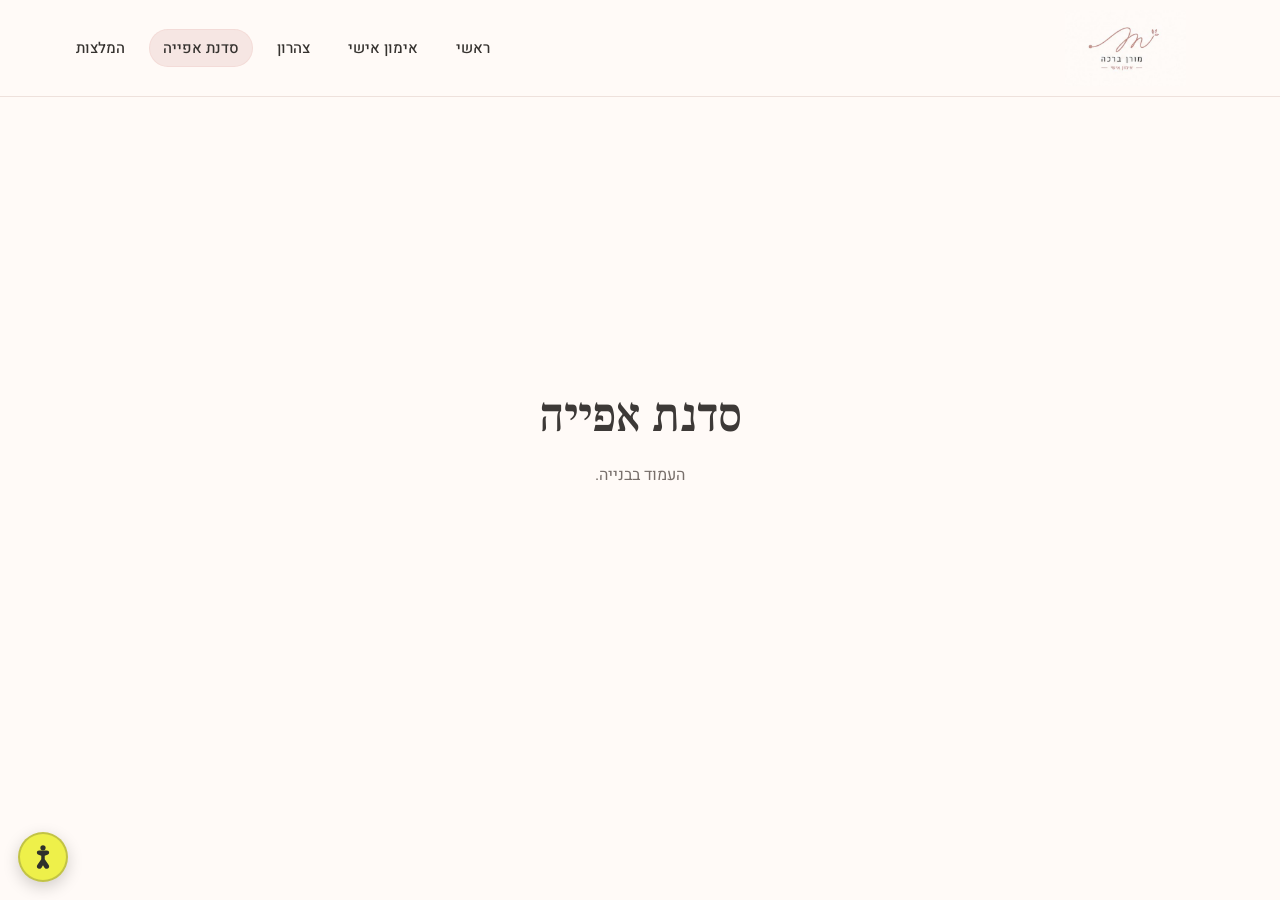
<file: baking.html>
<!doctype html><html lang="he" dir="rtl"><head><meta charset="utf-8"><meta name="viewport" content="width=device-width,initial-scale=1"><title>סדנת אפייה | מורן ברכה</title><link rel="stylesheet" href="assets/site-nav.css"><script src="assets/accessibility.js" defer></script><style>@import url('https://fonts.googleapis.com/css2?family=Frank+Ruhl+Libre:wght@400;500;600&family=Heebo:wght@300;400;500;600;700&display=swap');*{box-sizing:border-box}body{margin:0;background:#fffaf7;color:#3d3937;font-family:'Heebo',Arial,sans-serif}.wrap{max-width:1000px;margin:auto;padding:32px}.empty{min-height:70vh;display:grid;place-items:center;text-align:center}.empty h1{font-family:'Frank Ruhl Libre',serif;font-size:48px;font-weight:500;margin:0 0 10px}.empty p{color:#786f6b}</style></head><body><nav class="moran-site-nav" aria-label="ניווט ראשי"><div class="moran-nav-inner"><a class="moran-brand" href="index.html" aria-label="מורן ברכה - דף הבית"><img src="assets/moran-logo.svg" alt="מורן ברכה"></a><div class="moran-links"><a href="training.html">אימון אישי</a><a href="tzaharon.html">צהרון</a><a class="active" aria-current="page" href="baking.html">סדנת אפייה</a><a href="recommendations.html">המלצות</a></div></div></nav><div class="wrap"><main class="empty"><div><h1>סדנת אפייה</h1><p>העמוד בבנייה.</p></div></main></div></body></html>
</file>
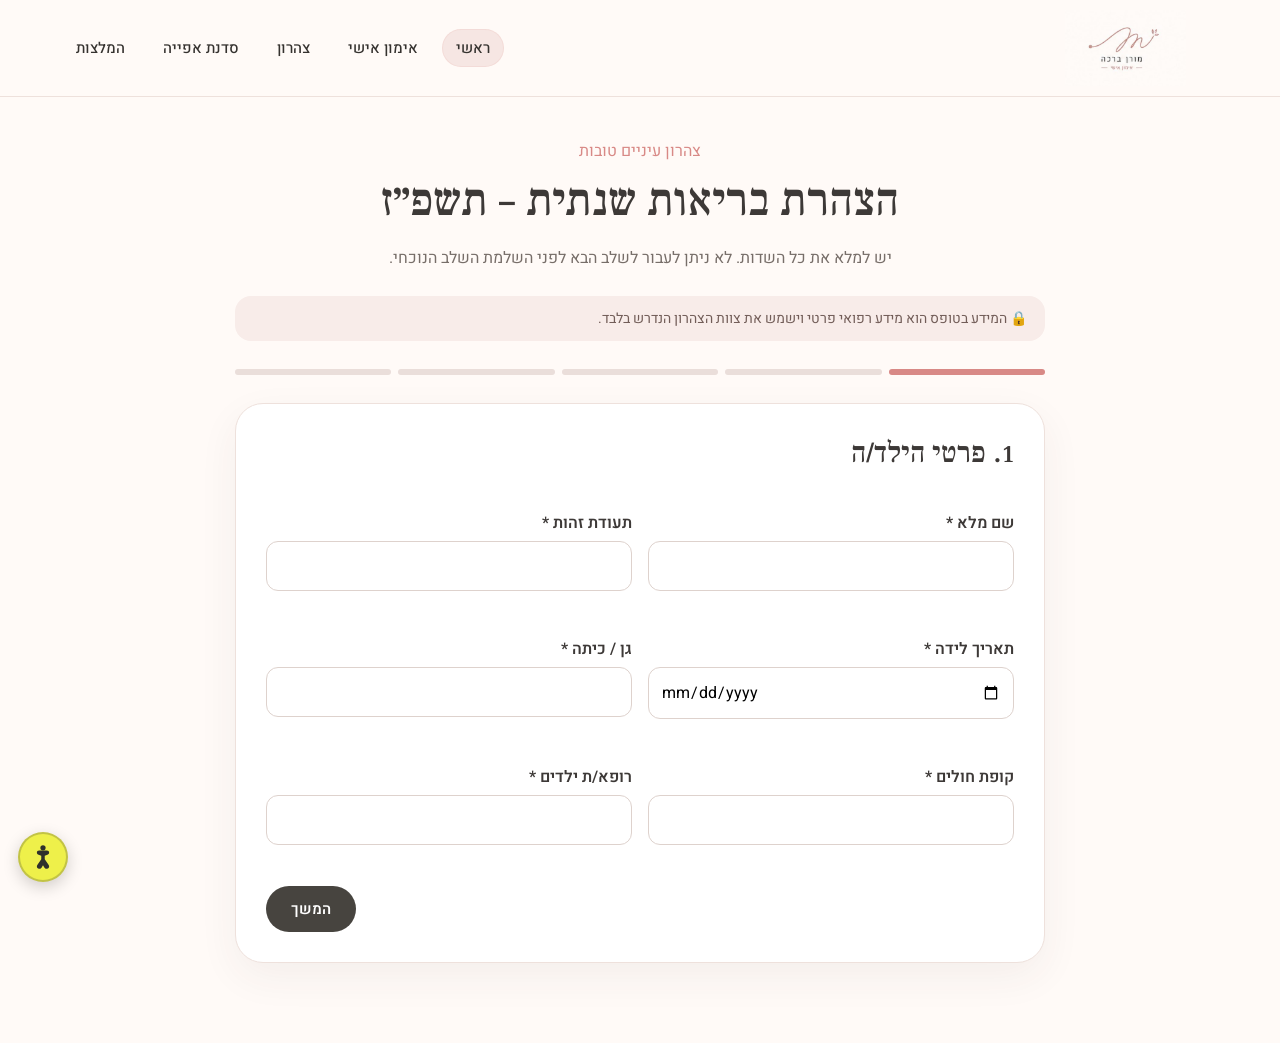
<file: health-declaration.html>
<!doctype html><html lang="he" dir="rtl"><head><meta charset="utf-8"><meta name="viewport" content="width=device-width,initial-scale=1"><title>הצהרת בריאות תשפ״ז | צהרון עיניים טובות</title><link rel="stylesheet" href="assets/site-nav.css"><script src="assets/accessibility.js" defer></script><style>@import url('https://fonts.googleapis.com/css2?family=Frank+Ruhl+Libre:wght@400;500;600&family=Heebo:wght@300;400;500;600;700&display=swap');*{box-sizing:border-box}body{margin:0;background:#fffaf7;color:#3d3937;font-family:Heebo,Arial,sans-serif}.wrap{max-width:850px;margin:auto;padding:42px 20px 80px}.hero{text-align:center;margin-bottom:26px}.hero h1{font:500 46px 'Frank Ruhl Libre',serif;margin:8px}.hero p{color:#776e69}.privacy{background:#f8ece9;border-radius:16px;padding:12px 18px;color:#725d58;font-size:14px}.progress{display:flex;gap:7px;margin:28px 0}.progress i{height:6px;flex:1;background:#eadeda;border-radius:9px}.progress i.on{background:#d88986}.card{background:#fff;border:1px solid #eee1dc;border-radius:28px;padding:30px;box-shadow:0 14px 40px rgba(70,55,45,.06)}.step{display:none}.step.active{display:block}.step h2{font:500 29px 'Frank Ruhl Libre',serif;margin-top:0}.grid{display:grid;grid-template-columns:1fr 1fr;gap:16px}.field{margin:15px 0}.field label{display:block;font-weight:600;margin-bottom:6px}input,textarea,select{width:100%;border:1px solid #ded2cd;border-radius:12px;padding:12px;font:inherit;background:#fff}textarea{min-height:80px}.q{padding:17px 0;border-bottom:1px solid #f0e5e1}.q strong{display:block;margin-bottom:9px}.radio{display:flex;gap:22px}.radio input{width:auto}.radio label{font-weight:400}.details{display:none;margin-top:10px}.q.yes .details{display:block}.actions{display:flex;justify-content:space-between;gap:12px;margin-top:26px}.btn{border:0;border-radius:999px;padding:12px 25px;font:600 15px Heebo;cursor:pointer}.next,.submit{background:#47443f;color:#fff}.prev{background:#f6e6e3;color:#4b4340}.signature-wrap{position:relative}.signature{display:block;border:2px dashed #d8c6c0;border-radius:16px;background:#fffdfb;width:100%;height:190px;touch-action:none;cursor:crosshair}.sig-hint{position:absolute;inset:0;display:grid;place-items:center;color:#ad9d97;pointer-events:none}.signature-wrap.signed .sig-hint{display:none}.declaration{background:#fffaf7;border:1px solid #eee1dc;border-radius:16px;padding:18px;max-height:260px;overflow:auto;font-size:14px;line-height:1.8}.check{display:flex;gap:9px;align-items:flex-start;margin:18px 0}.check input{width:auto;margin-top:6px}.upload{padding:16px;border:1px dashed #d8c6c0;border-radius:14px;background:#fffaf8}.small{font-size:13px;color:#857a75}.error{display:none;background:#fff0ee;color:#9b4741;padding:10px 14px;border-radius:12px;margin:12px 0}.error.show{display:block}@media(max-width:650px){.grid{grid-template-columns:1fr}.card{padding:20px}.hero h1{font-size:36px}}</style></head><body><nav class="moran-site-nav"><div class="moran-nav-inner"><a class="moran-brand" href="index.html"><img src="assets/moran-logo.svg" alt="מורן ברכה"></a><div class="moran-links"><a href="index.html">ראשי</a><a href="training.html">אימון אישי</a><a href="tzaharon.html">צהרון</a><a href="baking.html">סדנת אפייה</a><a href="recommendations.html">המלצות</a></div></div></nav><main class="wrap"><header class="hero"><div style="color:#d88986">צהרון עיניים טובות</div><h1>הצהרת בריאות שנתית – תשפ״ז</h1><p>יש למלא את כל השדות. לא ניתן לעבור לשלב הבא לפני השלמת השלב הנוכחי.</p></header><div class="privacy">🔒 המידע בטופס הוא מידע רפואי פרטי וישמש את צוות הצהרון הנדרש בלבד.</div><div class="progress" id="progress"><i class="on"></i><i></i><i></i><i></i><i></i></div><form name="health-declaration" method="POST" data-netlify="true" enctype="multipart/form-data" class="card" id="form"><input type="hidden" name="form-name" value="health-declaration"><input type="hidden" name="school_year" value="תשפ״ז"><div class="error" id="error">יש למלא את כל שדות החובה לפני המעבר לשלב הבא.</div><section class="step active"><h2>1. פרטי הילד/ה</h2><div class="grid"><div class="field"><label>שם מלא *</label><input name="child_name" required></div><div class="field"><label>תעודת זהות *</label><input name="child_id" required></div><div class="field"><label>תאריך לידה *</label><input type="date" name="birth_date" required></div><div class="field"><label>גן / כיתה *</label><input name="class" required></div><div class="field"><label>קופת חולים *</label><input name="health_fund" required></div><div class="field"><label>רופא/ת ילדים *</label><input name="doctor" required></div></div><div class="actions"><span></span><button type="button" class="btn next">המשך</button></div></section><section class="step"><h2>2. מצב בריאותי</h2><div class="q"><strong>האם קיימת בעיה רפואית כרונית או מצב המחייב היערכות מיוחדת? *</strong><div class="radio"><label><input type="radio" name="chronic" value="לא" required> לא</label><label><input type="radio" name="chronic" value="כן"> כן</label></div><textarea class="details" name="chronic_details" placeholder="פירוט מלא *"></textarea></div><div class="q"><strong>האם קיימת מגבלה להשתתפות בפעילות הצהרון, פעילות גופנית, יציאה לחצר או טיול? *</strong><div class="radio"><label><input type="radio" name="activity_limit" value="לא" required> לא</label><label><input type="radio" name="activity_limit" value="כן"> כן</label></div><textarea class="details" name="activity_details" placeholder="פירוט מלא *"></textarea></div><div class="q"><strong>האם הילד/ה נוטל/ת תרופות באופן קבוע? *</strong><div class="radio"><label><input type="radio" name="medication" value="לא" required> לא</label><label><input type="radio" name="medication" value="כן"> כן</label></div><textarea class="details" name="medication_details" placeholder="פירוט מלא *"></textarea></div><div class="q"><strong>האם היו בעבר פרכוסים, אובדן הכרה, התקף אסתמה חמור או מצב חירום רפואי אחר? *</strong><div class="radio"><label><input type="radio" name="emergency_history" value="לא" required> לא</label><label><input type="radio" name="emergency_history" value="כן"> כן</label></div><textarea class="details" name="emergency_details" placeholder="פירוט מלא *"></textarea></div><div class="actions"><button type="button" class="btn prev">הקודם</button><button type="button" class="btn next">המשך</button></div></section><section class="step"><h2>3. אלרגיות, תזונה וציוד חירום</h2><div class="q"><strong>האם קיימת אלרגיה או רגישות למזון? *</strong><div class="radio"><label><input type="radio" name="food_allergy" value="לא" required> לא</label><label><input type="radio" name="food_allergy" value="כן"> כן</label></div><textarea class="details" name="food_allergy_details" placeholder="ציינו אלרגן וחומרת התגובה *"></textarea></div><div class="q"><strong>האם קיימת רגישות לתרופות, עקיצות, לטקס או חומר אחר? *</strong><div class="radio"><label><input type="radio" name="other_allergy" value="לא" required> לא</label><label><input type="radio" name="other_allergy" value="כן"> כן</label></div><textarea class="details" name="other_allergy_details" placeholder="פירוט מלא *"></textarea></div><div class="q"><strong>האם קיימת אלרגיה העלולה לגרום לתגובה מסכנת חיים (אנפילקסיס)? *</strong><div class="radio"><label><input type="radio" name="anaphylaxis" value="לא" required> לא</label><label><input type="radio" name="anaphylaxis" value="כן"> כן</label></div><div class="details"><textarea name="anaphylaxis_details" placeholder="פירוט מלא *"></textarea><div class="field"><label>ציוד חירום *</label><select name="emergency_equipment"><option value="">בחירה</option><option>אין</option><option>מזרק אפינפרין</option><option>משאף</option><option>אחר</option></select></div><div class="grid"><div class="field"><label>מיקום הציוד בצהרון *</label><input name="equipment_location"></div><div class="field"><label>תוקף הציוד / התרופה *</label><input name="equipment_expiry"></div></div></div></div><div class="q"><strong>האם קיימת מגבלה תזונתית רפואית, לרבות צליאק, סוכרת או צורך בתפריט מותאם? *</strong><div class="radio"><label><input type="radio" name="dietary_limit" value="לא" required> לא</label><label><input type="radio" name="dietary_limit" value="כן"> כן</label></div><textarea class="details" name="dietary_details" placeholder="פירוט מלא *"></textarea></div><div class="q"><strong>האם קיימת מגבלת ראייה, שמיעה, ניידות או צורך תפקודי אחר? *</strong><div class="radio"><label><input type="radio" name="functional_limit" value="לא" required> לא</label><label><input type="radio" name="functional_limit" value="כן"> כן</label></div><textarea class="details" name="functional_details" placeholder="פירוט מלא *"></textarea></div><div class="q"><strong>האם יש מידע בריאותי נוסף שחשוב לצוות לדעת? *</strong><div class="radio"><label><input type="radio" name="other_health" value="לא" required> לא</label><label><input type="radio" name="other_health" value="כן"> כן</label></div><textarea class="details" name="other_health_details" placeholder="פירוט מלא *"></textarea></div><div class="actions"><button type="button" class="btn prev">הקודם</button><button type="button" class="btn next">המשך</button></div></section><section class="step"><h2>4. אנשי קשר ומסמכים</h2><div class="grid"><div class="field"><label>הורה / אפוטרופוס 1 *</label><input name="parent1_name" required></div><div class="field"><label>טלפון *</label><input type="tel" name="parent1_phone" required></div><div class="field"><label>הורה / אפוטרופוס 2 *</label><input name="parent2_name" required></div><div class="field"><label>טלפון *</label><input type="tel" name="parent2_phone" required></div><div class="field"><label>איש קשר נוסף *</label><input name="extra_contact" required></div><div class="field"><label>טלפון *</label><input type="tel" name="extra_phone" required></div></div><div class="field"><label>אימייל לקבלת אישור *</label><input type="email" name="parent_email" required></div><div class="upload"><label><strong>צירוף מסמך רפואי / תוכנית פעולה / אישור תזונתי *</strong></label><input type="file" name="medical_document" accept=".pdf,.jpg,.jpeg,.png" required><div class="small">יש לצרף מסמך מתאים. ניתן לשנות בהמשך אם נרצה שהעלאת מסמך תהיה מותנית רק במצב רפואי רלוונטי.</div></div><div class="actions"><button type="button" class="btn prev">הקודם</button><button type="button" class="btn next">המשך</button></div></section><section class="step"><h2>5. הצהרה וחתימה</h2><div class="declaration">אני מצהיר/ה כי הפרטים שמסרתי נכונים, מלאים ועדכניים, וכי הצהרון רשאי להסתמך עליהם לצורך היערכות ושמירה על שלום הילד/ה. אני מתחייב/ת למסור מראש מסמכים רפואיים עדכניים, הנחיות טיפול וציוד חירום תקף ככל שנדרשים, ולעדכן ללא דיחוי על כל שינוי במצב הבריאות, באלרגיות, בטיפול התרופתי, בהנחיות הרופא או בפרטי הקשר. ידוע לי כי במקרה של מצב רפואי מורכב או מסכן חיים, השתתפות הילד/ה עשויה להיות מותנית בתיאום מוקדם, במסירת המסמכים והציוד הנדרשים ובהשלמת היערכות מתאימה; עד להשלמתם רשאי הצהרון שלא לאפשר השתתפות, מטעמי בטיחות. אני מתחייב/ת שלא לשלוח לצהרון ילד/ה החולה או שאינו/ה חש/ה בטוב, ולהגיע לאסוף אותו/ה בהקדם עם קבלת דרישה מהצוות. במקרה חירום אני מאשר/ת לצוות להזעיק את מד״א או גורם רפואי אחר, למסור להם מידע רלוונטי ולפעול בהתאם להנחיותיהם, לרבות פינוי לקבלת טיפול רפואי אם יידרש. כל הוצאה הכרוכה במתן טיפול רפואי או בפינוי הילד/ה, אשר אינה מכוסה על ידי קופת החולים או הביטוח החל על ילדי הצהרון, תחול על ההורים. ככל שהצהרון נשא בהוצאה כאמור, מתחייבים ההורים להשיב לו את הסכום ששולם, כנגד הצגת אסמכתה לתשלום. ידוע לי שטופס זה אינו מהווה אישור למתן תרופה בשגרה; תרופה או טיפול יינתנו רק בהתאם למסמך רפואי, אישור הורים נפרד, הדרכה מתאימה ונהלי הצהרון. אני מסכים/ה שמידע רפואי רלוונטי יימסר רק לאנשי הצוות הנדרשים ולגורמי רפואה או חירום, במידה הנחוצה לשמירה על הילד/ה. אין באמור כדי לגרוע מאחריות הצהרון או ההורים על פי דין.</div><div class="grid"><div class="field"><label>שם ההורה / האפוטרופוס *</label><input name="signer_name" required></div><div class="field"><label>תעודת זהות *</label><input name="signer_id" required></div></div><div class="field"><label>חתימה בכתב יד *</label><div class="signature-wrap" id="sigWrap"><canvas id="sig" class="signature"></canvas><div class="sig-hint">חתמו כאן עם האצבע או העכבר</div></div><button type="button" id="clear" class="btn prev" style="margin-top:8px">נקה חתימה</button><input type="hidden" name="signature" id="signature"></div><label class="check"><input type="checkbox" name="confirmation" required><span>קראתי את ההצהרה, הפרטים שמסרתי נכונים ואני מאשר/ת את תוכנה ואת שליחת המידע לצהרון. *</span></label><input type="hidden" name="signed_at" id="signedAt"><div class="actions"><button type="button" class="btn prev">הקודם</button><button type="submit" class="btn submit">חתימה ושליחת ההצהרה</button></div></section></form></main><script>const steps=[...document.querySelectorAll('.step')],bars=[...document.querySelectorAll('#progress i')],err=document.getElementById('error');let n=0;const c=document.getElementById('sig'),ctx=c.getContext('2d'),wrap=document.getElementById('sigWrap');let drawing=false,hasSig=false;function sizeCanvas(){const r=c.getBoundingClientRect();if(!r.width)return;const ratio=window.devicePixelRatio||1;c.width=Math.round(r.width*ratio);c.height=Math.round(r.height*ratio);ctx.setTransform(ratio,0,0,ratio,0,0);ctx.lineWidth=2.2;ctx.lineCap='round';ctx.lineJoin='round';ctx.strokeStyle='#3d3937'}function show(x){n=x;steps.forEach((s,i)=>s.classList.toggle('active',i===n));bars.forEach((b,i)=>b.classList.toggle('on',i<=n));err.classList.remove('show');if(n===4)requestAnimationFrame(sizeCanvas);window.scrollTo({top:100,behavior:'smooth'})}function syncConditional(){document.querySelectorAll('.q').forEach(q=>{const yes=q.querySelector('input[type=radio][value="כן"]');const checked=yes&&yes.checked;q.classList.toggle('yes',checked);q.querySelectorAll('.details textarea,.details input,.details select').forEach(el=>el.required=checked)})}document.querySelectorAll('input[type=radio]').forEach(r=>r.addEventListener('change',syncConditional));function validateStep(){syncConditional();const fields=[...steps[n].querySelectorAll('input,textarea,select')].filter(x=>x.type!=='hidden');for(const f of fields){if(!f.checkValidity()){err.classList.add('show');f.reportValidity();f.focus();return false}}err.classList.remove('show');return true}document.querySelectorAll('.next').forEach(b=>b.onclick=()=>{if(validateStep())show(Math.min(4,n+1))});document.querySelectorAll('.prev').forEach(b=>{if(b.id!=='clear')b.onclick=()=>show(Math.max(0,n-1))});function point(e){const r=c.getBoundingClientRect();return[e.clientX-r.left,e.clientY-r.top]}c.addEventListener('pointerdown',e=>{e.preventDefault();drawing=true;hasSig=true;wrap.classList.add('signed');c.setPointerCapture(e.pointerId);ctx.beginPath();ctx.moveTo(...point(e))});c.addEventListener('pointermove',e=>{if(!drawing)return;e.preventDefault();ctx.lineTo(...point(e));ctx.stroke()});c.addEventListener('pointerup',e=>{drawing=false;if(c.hasPointerCapture(e.pointerId))c.releasePointerCapture(e.pointerId)});c.addEventListener('pointercancel',()=>drawing=false);document.getElementById('clear').onclick=()=>{ctx.clearRect(0,0,c.width,c.height);hasSig=false;wrap.classList.remove('signed')};window.addEventListener('resize',()=>{if(n===4)sizeCanvas()});document.getElementById('form').addEventListener('submit',function(e){if(!validateStep()){e.preventDefault();return}if(!hasSig){e.preventDefault();err.textContent='יש לחתום בכתב יד לפני שליחת ההצהרה.';err.classList.add('show');return}document.getElementById('signature').value=c.toDataURL('image/png');document.getElementById('signedAt').value=new Date().toLocaleString('he-IL')});syncConditional();</script></body></html>
</file>
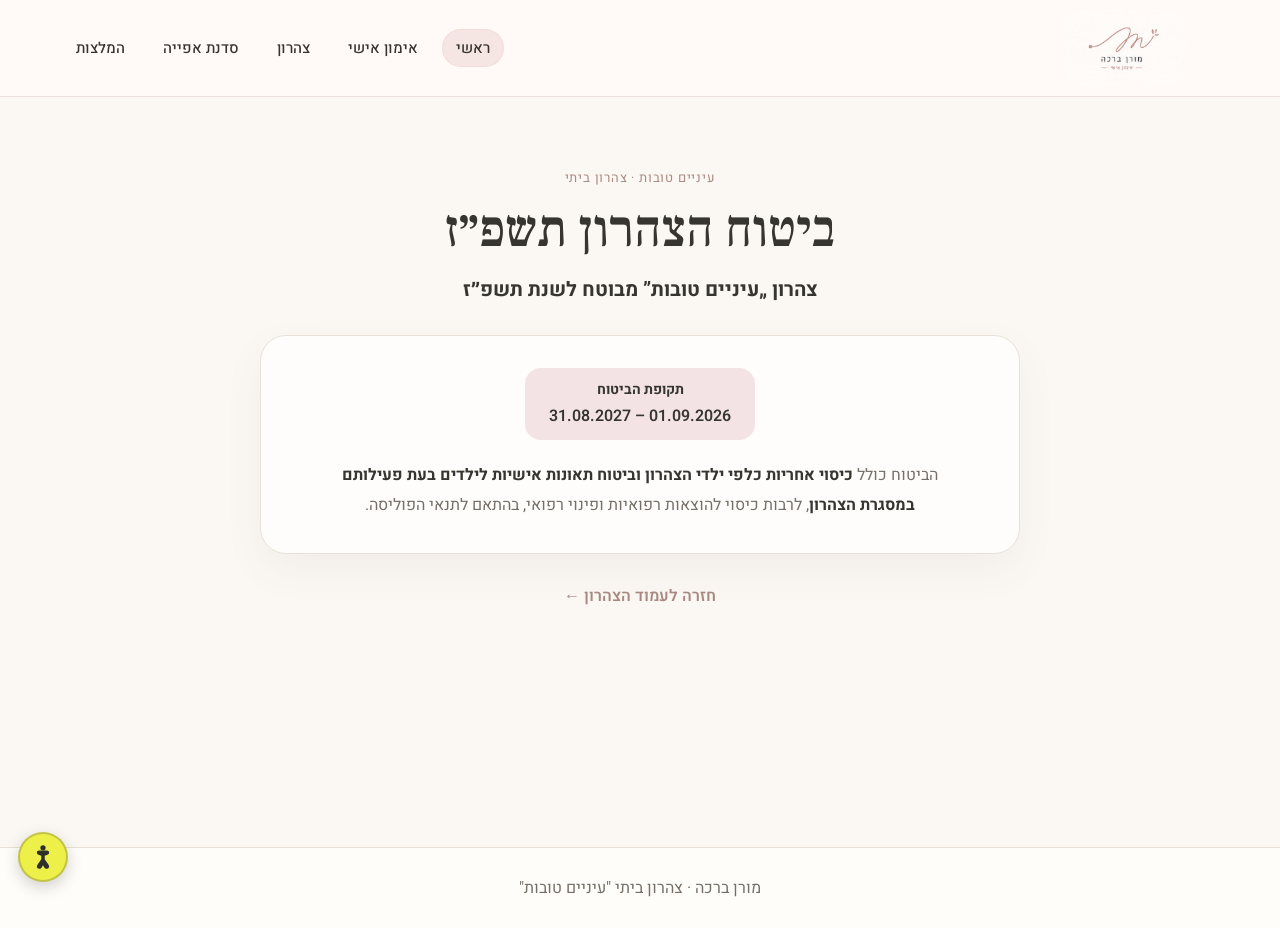
<file: insurance.html>
<!doctype html><html lang="he" dir="rtl"><head><meta charset="utf-8"><meta name="viewport" content="width=device-width,initial-scale=1"><title>ביטוח הצהרון תשפ״ז | מורן ברכה</title><link rel="stylesheet" href="assets/site-nav.css"><script src="assets/accessibility.js" defer></script><style>@import url('https://fonts.googleapis.com/css2?family=Frank+Ruhl+Libre:wght@400;500;600&family=Heebo:wght@300;400;500;600;700&display=swap');*{box-sizing:border-box}:root{--cream:#fbf8f3;--paper:#fffdf9;--text:#37352f;--muted:#756f67;--line:#e9e1d8;--rose:#f3e3e5;--deep:#575750;--accent:#a88982}body{margin:0;background:var(--cream);color:var(--text);font-family:'Heebo',Arial,sans-serif;line-height:1.75}.wrap{width:min(100%,900px);margin:auto;padding-inline:34px}nav{position:sticky;top:0;z-index:50;background:rgba(255,253,249,.97);backdrop-filter:blur(12px);border-bottom:1px solid var(--line)}main{min-height:calc(100vh - 150px);padding:70px 0 80px}.insurance{text-align:center}.eyebrow{color:var(--accent);font-size:13px;letter-spacing:.8px;margin-bottom:10px}.insurance h1{font-family:'Frank Ruhl Libre',serif;font-size:clamp(38px,5vw,52px);font-weight:500;line-height:1.15;margin:0 0 12px}.lead{font-size:20px;margin:0 0 28px}.box{max-width:760px;margin:auto;background:rgba(255,255,255,.78);border:1px solid var(--line);border-radius:26px;padding:32px 38px;box-shadow:0 16px 40px rgba(86,76,66,.06)}.period{display:inline-block;background:var(--rose);border-radius:16px;padding:10px 24px;margin-bottom:20px}.period strong{display:block;font-size:14px}.period span{font-weight:600}.box p{max-width:650px;margin:0 auto;color:var(--muted);font-size:16px;line-height:1.9}.box p strong{color:var(--text)}.back{display:inline-block;margin-top:28px;color:var(--accent);text-decoration:none;font-weight:600}.back:hover{text-decoration:underline}footer{text-align:center;padding:26px 34px;color:var(--muted);background:#fffdf9;border-top:1px solid var(--line)}@media(max-width:520px){.wrap{padding-inline:22px}main{padding:46px 0 60px}.insurance h1{font-size:34px}.lead{font-size:17px}.box{padding:25px 20px;border-radius:22px}.box p{font-size:15px}.period{padding:9px 18px}}</style></head><body><nav class="moran-site-nav" aria-label="ניווט ראשי"><div class="moran-nav-inner"><a class="moran-brand" href="index.html" aria-label="מורן ברכה - דף הבית"><img src="assets/moran-logo.svg" alt="מורן ברכה"></a><div class="moran-links"><a href="training.html">אימון אישי</a><a class="active" aria-current="page" href="tzaharon.html">צהרון</a><a href="baking.html">סדנת אפייה</a><a href="recommendations.html">המלצות</a></div></div></nav><main><div class="wrap insurance"><div class="eyebrow">עיניים טובות · צהרון ביתי</div><h1>ביטוח הצהרון תשפ״ז</h1><p class="lead"><strong>צהרון „עיניים טובות” מבוטח לשנת תשפ״ז</strong></p><div class="box"><div class="period"><strong>תקופת הביטוח</strong><span>01.09.2026 – 31.08.2027</span></div><p>הביטוח כולל <strong>כיסוי אחריות כלפי ילדי הצהרון וביטוח תאונות אישיות לילדים בעת פעילותם במסגרת הצהרון</strong>, לרבות כיסוי להוצאות רפואיות ופינוי רפואי, בהתאם לתנאי הפוליסה.</p></div><a class="back" href="tzaharon.html#tzaharon-documents">חזרה לעמוד הצהרון ←</a></div></main><footer>מורן ברכה · צהרון ביתי "עיניים טובות"</footer></body></html>
</file>
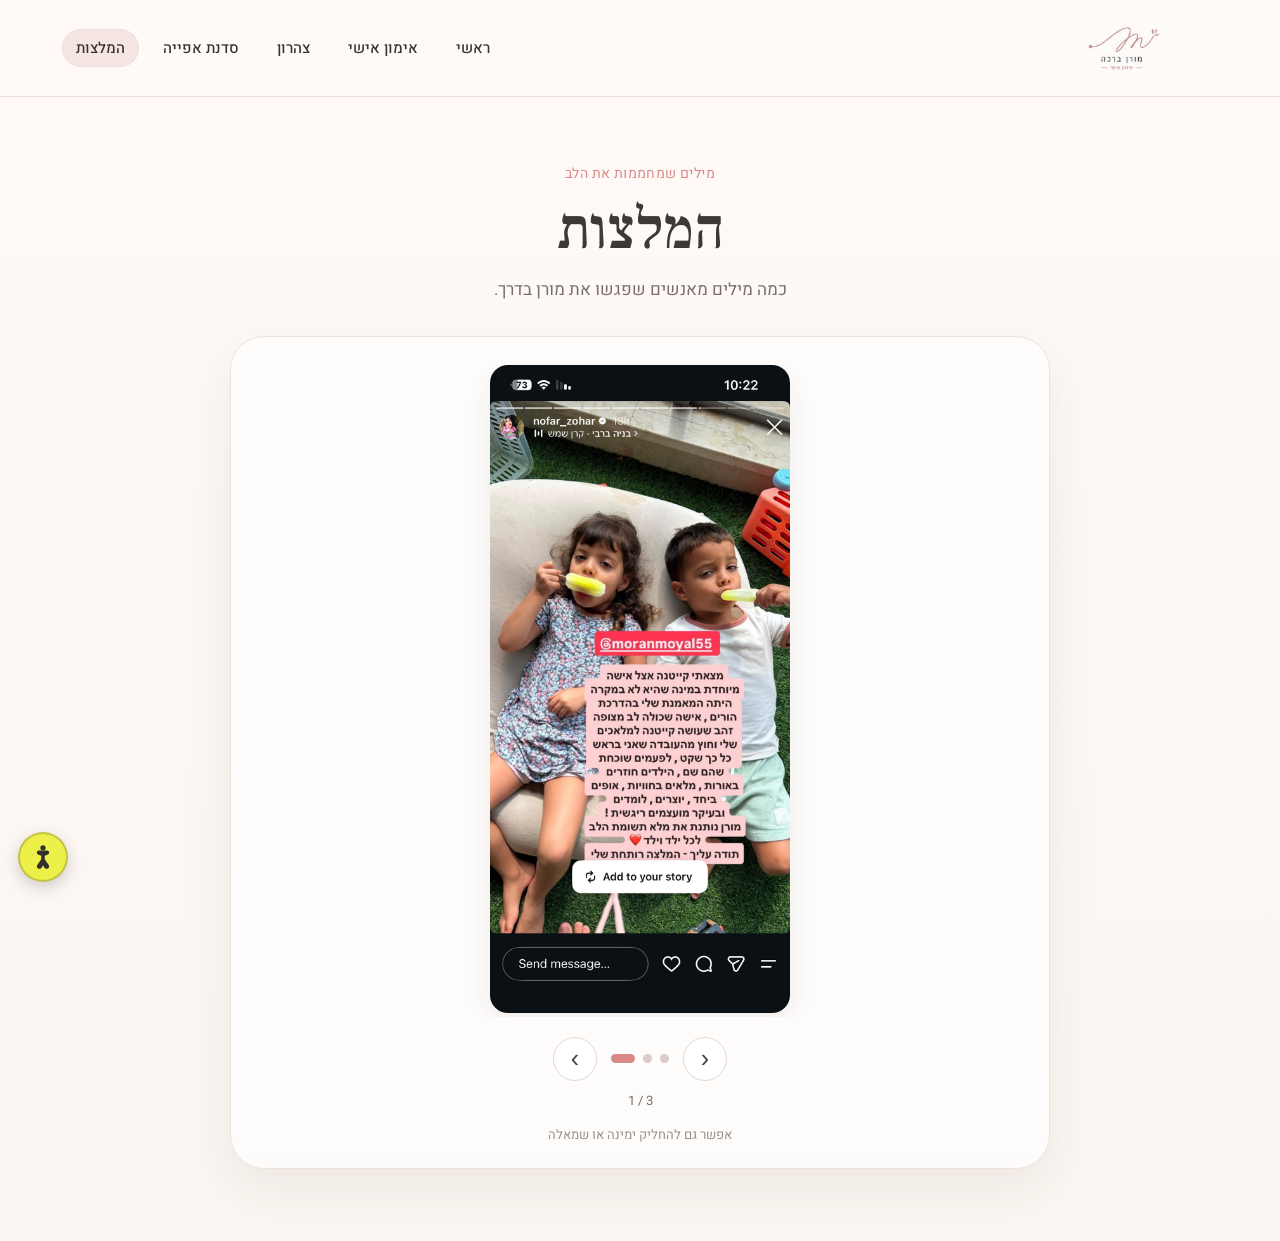
<file: recommendations.html>
<!doctype html><html lang="he" dir="rtl"><head><meta charset="utf-8"><meta name="viewport" content="width=device-width,initial-scale=1"><title>המלצות | מורן ברכה</title><link rel="stylesheet" href="assets/site-nav.css"><script src="assets/accessibility.js" defer></script><style>@import url('https://fonts.googleapis.com/css2?family=Frank+Ruhl+Libre:wght@400;500;600&family=Heebo:wght@300;400;500;600;700&display=swap');*{box-sizing:border-box}:root{--bg:#fffaf7;--paper:#fffdf9;--text:#3d3937;--muted:#786f6b;--line:#eee1dc;--rose:#d88986;--rose-soft:#f6e6e3;--deep:#47443f}body{margin:0;background:linear-gradient(180deg,var(--bg),#fbf6f1);color:var(--text);font-family:'Heebo',Arial,sans-serif}.wrap{width:min(100%,1120px);margin:auto;padding:48px 28px 72px}.head{text-align:center;margin:18px auto 34px;max-width:720px}.eyebrow{color:var(--rose);font-size:14px;letter-spacing:.4px}.head h1{font-family:'Frank Ruhl Libre',serif;font-size:clamp(40px,5vw,58px);font-weight:500;margin:8px 0 10px}.head p{margin:0;color:var(--muted);font-size:17px}.carousel-shell{position:relative;max-width:820px;margin:0 auto;background:rgba(255,255,255,.72);border:1px solid var(--line);border-radius:34px;padding:24px;box-shadow:0 18px 52px rgba(70,55,45,.08)}.viewport{overflow:hidden;border-radius:24px;touch-action:pan-y;width:100%}.track{display:flex;direction:ltr;transition:transform .42s ease;width:100%}.slide{margin:0;flex:0 0 100%;width:100%;min-width:0;display:flex;align-items:center;justify-content:center;padding:4px}.slide img{display:block;max-width:100%;width:auto;height:auto;max-height:72vh;object-fit:contain;border-radius:18px;box-shadow:0 10px 30px rgba(50,40,35,.08)}.controls{display:flex;align-items:center;justify-content:center;gap:14px;margin-top:20px;direction:ltr}.arrow{width:44px;height:44px;border:1px solid #e4d7d2;border-radius:50%;background:#fff;color:var(--deep);font-size:25px;line-height:1;cursor:pointer;display:grid;place-items:center;transition:.2s}.arrow:hover{background:var(--rose-soft);transform:translateY(-1px)}.dots{display:flex;gap:8px;align-items:center}.dot{width:9px;height:9px;border:0;border-radius:50%;background:#daccc7;padding:0;cursor:pointer;transition:.2s}.dot.active{width:24px;border-radius:999px;background:var(--rose)}.counter{text-align:center;color:var(--muted);font-size:13px;margin-top:10px;direction:ltr}.hint{text-align:center;color:#9a8e89;font-size:13px;margin-top:15px}@media(max-width:700px){.wrap{padding:28px 14px 54px}.head{margin-top:8px;margin-bottom:24px}.head p{font-size:15px}.carousel-shell{padding:12px;border-radius:24px}.viewport{border-radius:18px}.slide img{border-radius:14px;max-height:68vh}.arrow{width:40px;height:40px}.controls{margin-top:14px}}</style></head><body><nav class="moran-site-nav" aria-label="ניווט ראשי"><div class="moran-nav-inner"><a class="moran-brand" href="index.html" aria-label="מורן ברכה - דף הבית"><img src="assets/moran-logo.svg" alt="מורן ברכה"></a><div class="moran-links"><a href="training.html">אימון אישי</a><a href="tzaharon.html">צהרון</a><a href="baking.html">סדנת אפייה</a><a class="active" aria-current="page" href="recommendations.html">המלצות</a></div></div></nav><main class="wrap"><section class="head"><div class="eyebrow">מילים שמחממות את הלב</div><h1>המלצות</h1><p>כמה מילים מאנשים שפגשו את מורן בדרך.</p></section><section class="carousel-shell" aria-label="קרוסלת המלצות"><div class="viewport" id="viewport"><div class="track" id="track"><figure class="slide"><img src="assets/recommendation-1.jpeg?v=20260824" alt="המלצה על מורן מתוך Instagram"></figure><figure class="slide"><img src="assets/recommendation-2.webp" alt="המלצה על מורן מתוך WhatsApp"></figure><figure class="slide"><img src="assets/recommendation-3.webp" alt="המלצה נוספת מתוך WhatsApp"></figure></div></div><div class="controls"><button class="arrow" id="prev" type="button" aria-label="המלצה קודמת">‹</button><div class="dots" id="dots" aria-label="בחירת המלצה"><button class="dot active" type="button" aria-label="המלצה 1"></button><button class="dot" type="button" aria-label="המלצה 2"></button><button class="dot" type="button" aria-label="המלצה 3"></button></div><button class="arrow" id="next" type="button" aria-label="המלצה הבאה">›</button></div><div class="counter" id="counter">1 / 3</div><div class="hint">אפשר גם להחליק ימינה או שמאלה</div></section></main><script>(function(){var track=document.getElementById('track'),dots=[].slice.call(document.querySelectorAll('.dot')),counter=document.getElementById('counter'),viewport=document.getElementById('viewport'),i=0,total=dots.length,startX=null;function show(n){i=(n+total)%total;track.style.transform='translateX('+(-i*100)+'%)';dots.forEach(function(d,j){d.classList.toggle('active',j===i);d.setAttribute('aria-current',j===i?'true':'false')});counter.textContent=(i+1)+' / '+total}document.getElementById('prev').onclick=function(){show(i-1)};document.getElementById('next').onclick=function(){show(i+1)};dots.forEach(function(d,j){d.onclick=function(){show(j)}});viewport.addEventListener('touchstart',function(e){startX=e.touches[0].clientX},{passive:true});viewport.addEventListener('touchend',function(e){if(startX===null)return;var dx=e.changedTouches[0].clientX-startX;if(Math.abs(dx)>45)show(i+(dx<0?1:-1));startX=null},{passive:true});document.addEventListener('keydown',function(e){if(e.key==='ArrowLeft')show(i+1);if(e.key==='ArrowRight')show(i-1)});show(0)})();</script></body></html>
</file>
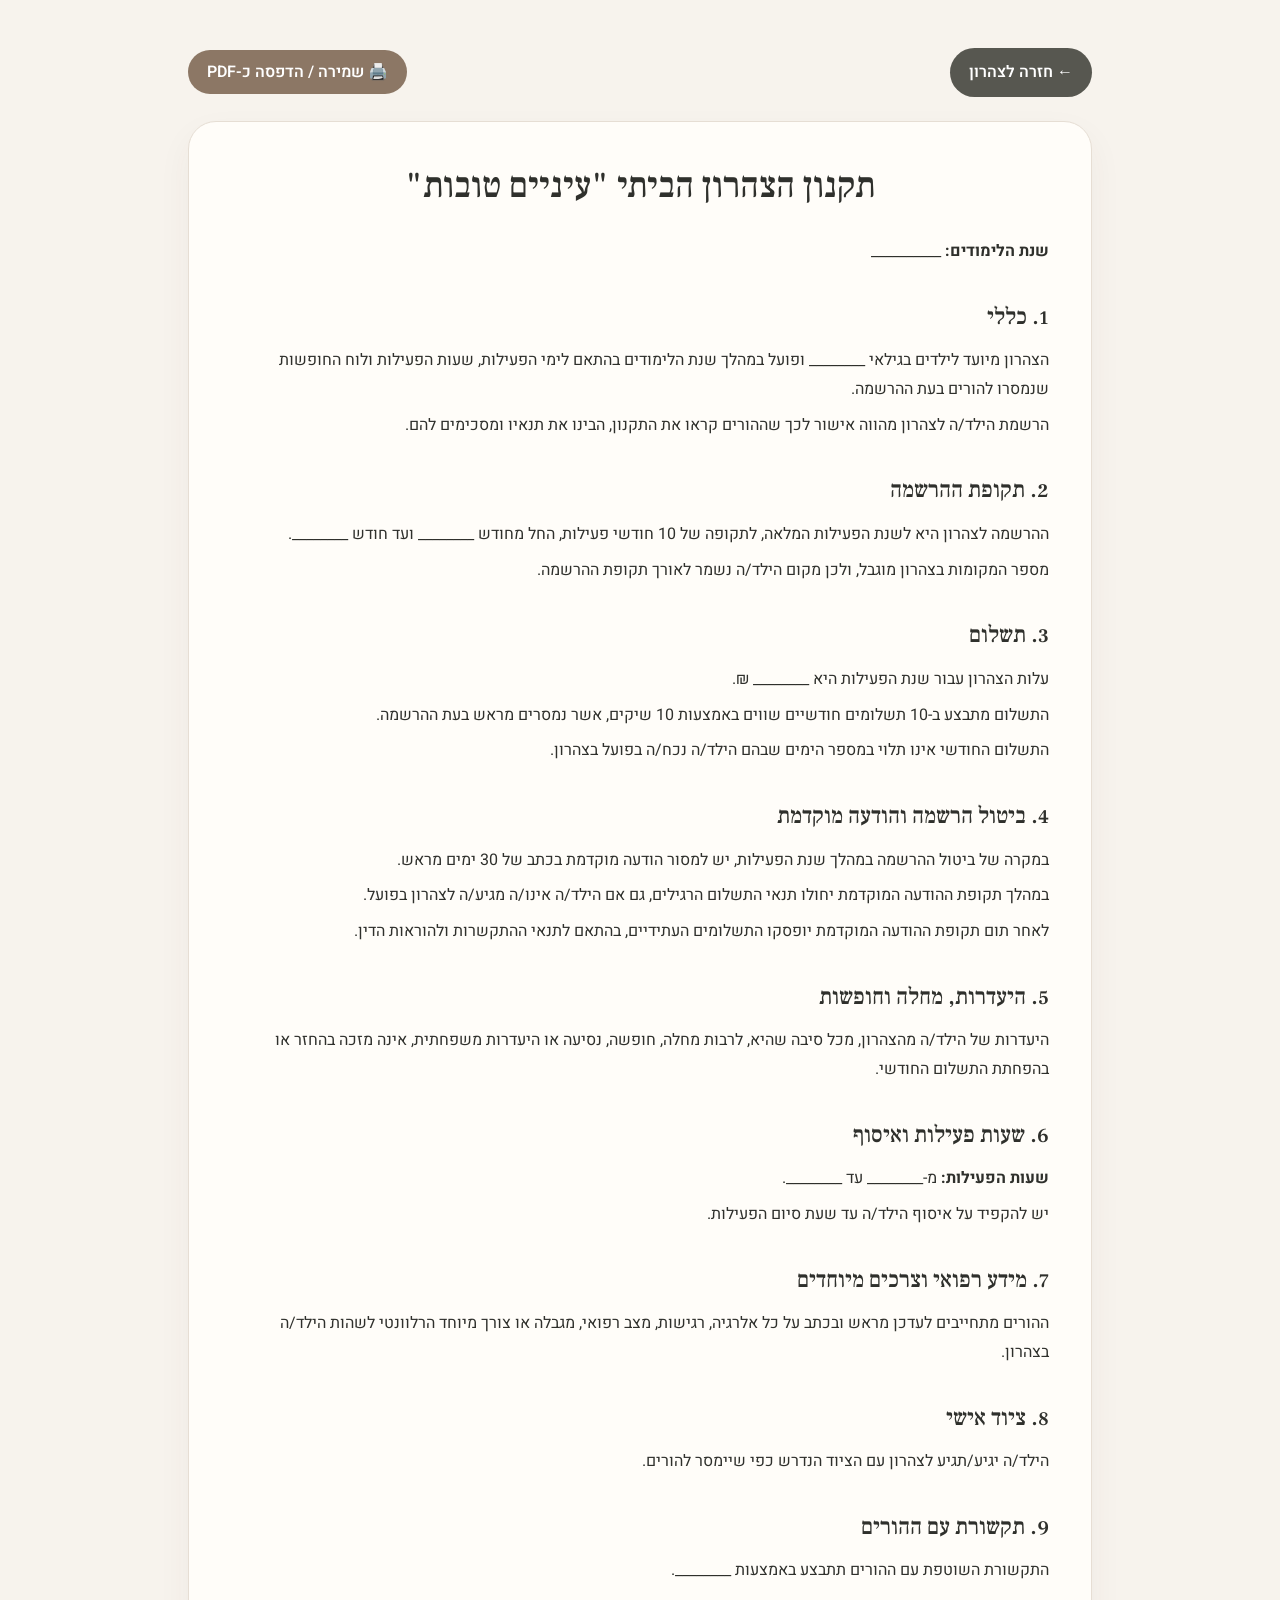
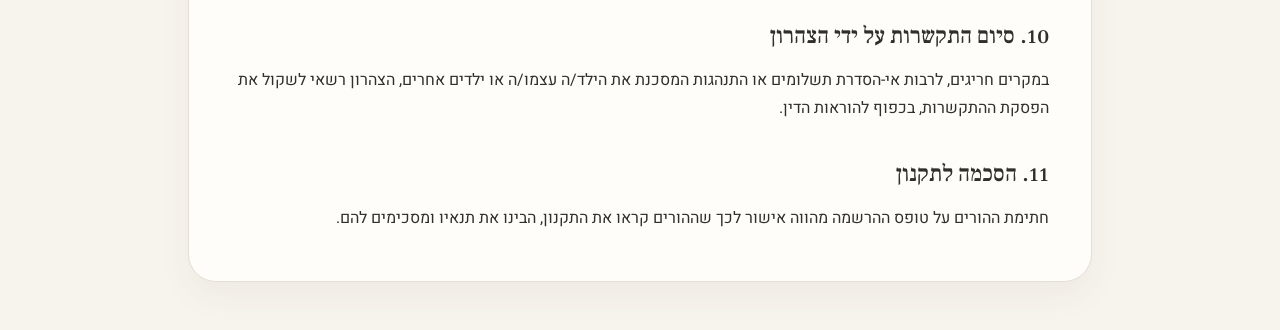
<file: regulations-download.html>
<!doctype html><html lang="he" dir="rtl"><head><meta charset="utf-8"><meta name="viewport" content="width=device-width,initial-scale=1"><title>תקנון צהרון עיניים טובות</title><style>@import url('https://fonts.googleapis.com/css2?family=Frank+Ruhl+Libre:wght@400;500;600&family=Heebo:wght@300;400;500;600;700&display=swap');*{box-sizing:border-box}body{font-family:'Heebo',Arial,sans-serif;background:#f7f3ed;color:#2f302c;margin:0;line-height:1.8}main{max-width:960px;margin:auto;padding:48px 28px}.box{background:#fffdf9;border-radius:28px;padding:42px;border:1px solid #e6ded4;box-shadow:0 14px 34px rgba(76,68,58,.05)}.top{display:flex;justify-content:space-between;align-items:center;gap:12px;flex-wrap:wrap;margin-bottom:24px}.btn{display:inline-flex;align-items:center;justify-content:center;padding:10px 19px;border-radius:999px;background:#575750;color:#fff;text-decoration:none;font-family:'Heebo',Arial,sans-serif;font-weight:600}.alt{background:#8c7765}h1,h2{font-family:'Frank Ruhl Libre',serif;font-weight:500}h1{text-align:center;font-size:36px;line-height:1.25;margin:0 0 28px}h2{font-size:23px;margin-top:31px;margin-bottom:8px}p{margin:7px 0;font-size:16px}@media(max-width:700px){main{padding:28px 18px}.box{padding:28px 22px;border-radius:22px}.top{align-items:stretch}.btn{flex:1}h1{font-size:31px}h2{font-size:21px}}@media print{.top{display:none}body{background:#fff}.box{border:0;padding:0;box-shadow:none}}</style></head><body><main><div class="top"><a class="btn" href="index.html#tzaharon">← חזרה לצהרון</a><button class="btn alt" onclick="window.print()" style="border:0;cursor:pointer;font-size:16px">🖨️ שמירה / הדפסה כ-PDF</button></div><div class="box"><h1>תקנון הצהרון הביתי "עיניים טובות"</h1><p><strong>שנת הלימודים:</strong> __________</p><h2>1. כללי</h2><p>הצהרון מיועד לילדים בגילאי ________ ופועל במהלך שנת הלימודים בהתאם לימי הפעילות, שעות הפעילות ולוח החופשות שנמסרו להורים בעת ההרשמה.</p><p>הרשמת הילד/ה לצהרון מהווה אישור לכך שההורים קראו את התקנון, הבינו את תנאיו ומסכימים להם.</p><h2>2. תקופת ההרשמה</h2><p>ההרשמה לצהרון היא לשנת הפעילות המלאה, לתקופה של 10 חודשי פעילות, החל מחודש ________ ועד חודש ________.</p><p>מספר המקומות בצהרון מוגבל, ולכן מקום הילד/ה נשמר לאורך תקופת ההרשמה.</p><h2>3. תשלום</h2><p>עלות הצהרון עבור שנת הפעילות היא ________ ₪.</p><p>התשלום מתבצע ב-10 תשלומים חודשיים שווים באמצעות 10 שיקים, אשר נמסרים מראש בעת ההרשמה.</p><p>התשלום החודשי אינו תלוי במספר הימים שבהם הילד/ה נכח/ה בפועל בצהרון.</p><h2>4. ביטול הרשמה והודעה מוקדמת</h2><p>במקרה של ביטול ההרשמה במהלך שנת הפעילות, יש למסור הודעה מוקדמת בכתב של 30 ימים מראש.</p><p>במהלך תקופת ההודעה המוקדמת יחולו תנאי התשלום הרגילים, גם אם הילד/ה אינו/ה מגיע/ה לצהרון בפועל.</p><p>לאחר תום תקופת ההודעה המוקדמת יופסקו התשלומים העתידיים, בהתאם לתנאי ההתקשרות ולהוראות הדין.</p><h2>5. היעדרות, מחלה וחופשות</h2><p>היעדרות של הילד/ה מהצהרון, מכל סיבה שהיא, לרבות מחלה, חופשה, נסיעה או היעדרות משפחתית, אינה מזכה בהחזר או בהפחתת התשלום החודשי.</p><h2>6. שעות פעילות ואיסוף</h2><p><strong>שעות הפעילות:</strong> מ-________ עד ________.</p><p>יש להקפיד על איסוף הילד/ה עד שעת סיום הפעילות.</p><h2>7. מידע רפואי וצרכים מיוחדים</h2><p>ההורים מתחייבים לעדכן מראש ובכתב על כל אלרגיה, רגישות, מצב רפואי, מגבלה או צורך מיוחד הרלוונטי לשהות הילד/ה בצהרון.</p><h2>8. ציוד אישי</h2><p>הילד/ה יגיע/תגיע לצהרון עם הציוד הנדרש כפי שיימסר להורים.</p><h2>9. תקשורת עם ההורים</h2><p>התקשורת השוטפת עם ההורים תתבצע באמצעות ________.</p><h2>10. סיום התקשרות על ידי הצהרון</h2><p>במקרים חריגים, לרבות אי-הסדרת תשלומים או התנהגות המסכנת את הילד/ה עצמו/ה או ילדים אחרים, הצהרון רשאי לשקול את הפסקת ההתקשרות, בכפוף להוראות הדין.</p><h2>11. הסכמה לתקנון</h2><p>חתימת ההורים על טופס ההרשמה מהווה אישור לכך שההורים קראו את התקנון, הבינו את תנאיו ומסכימים להם.</p></div></main></body></html>
</file>
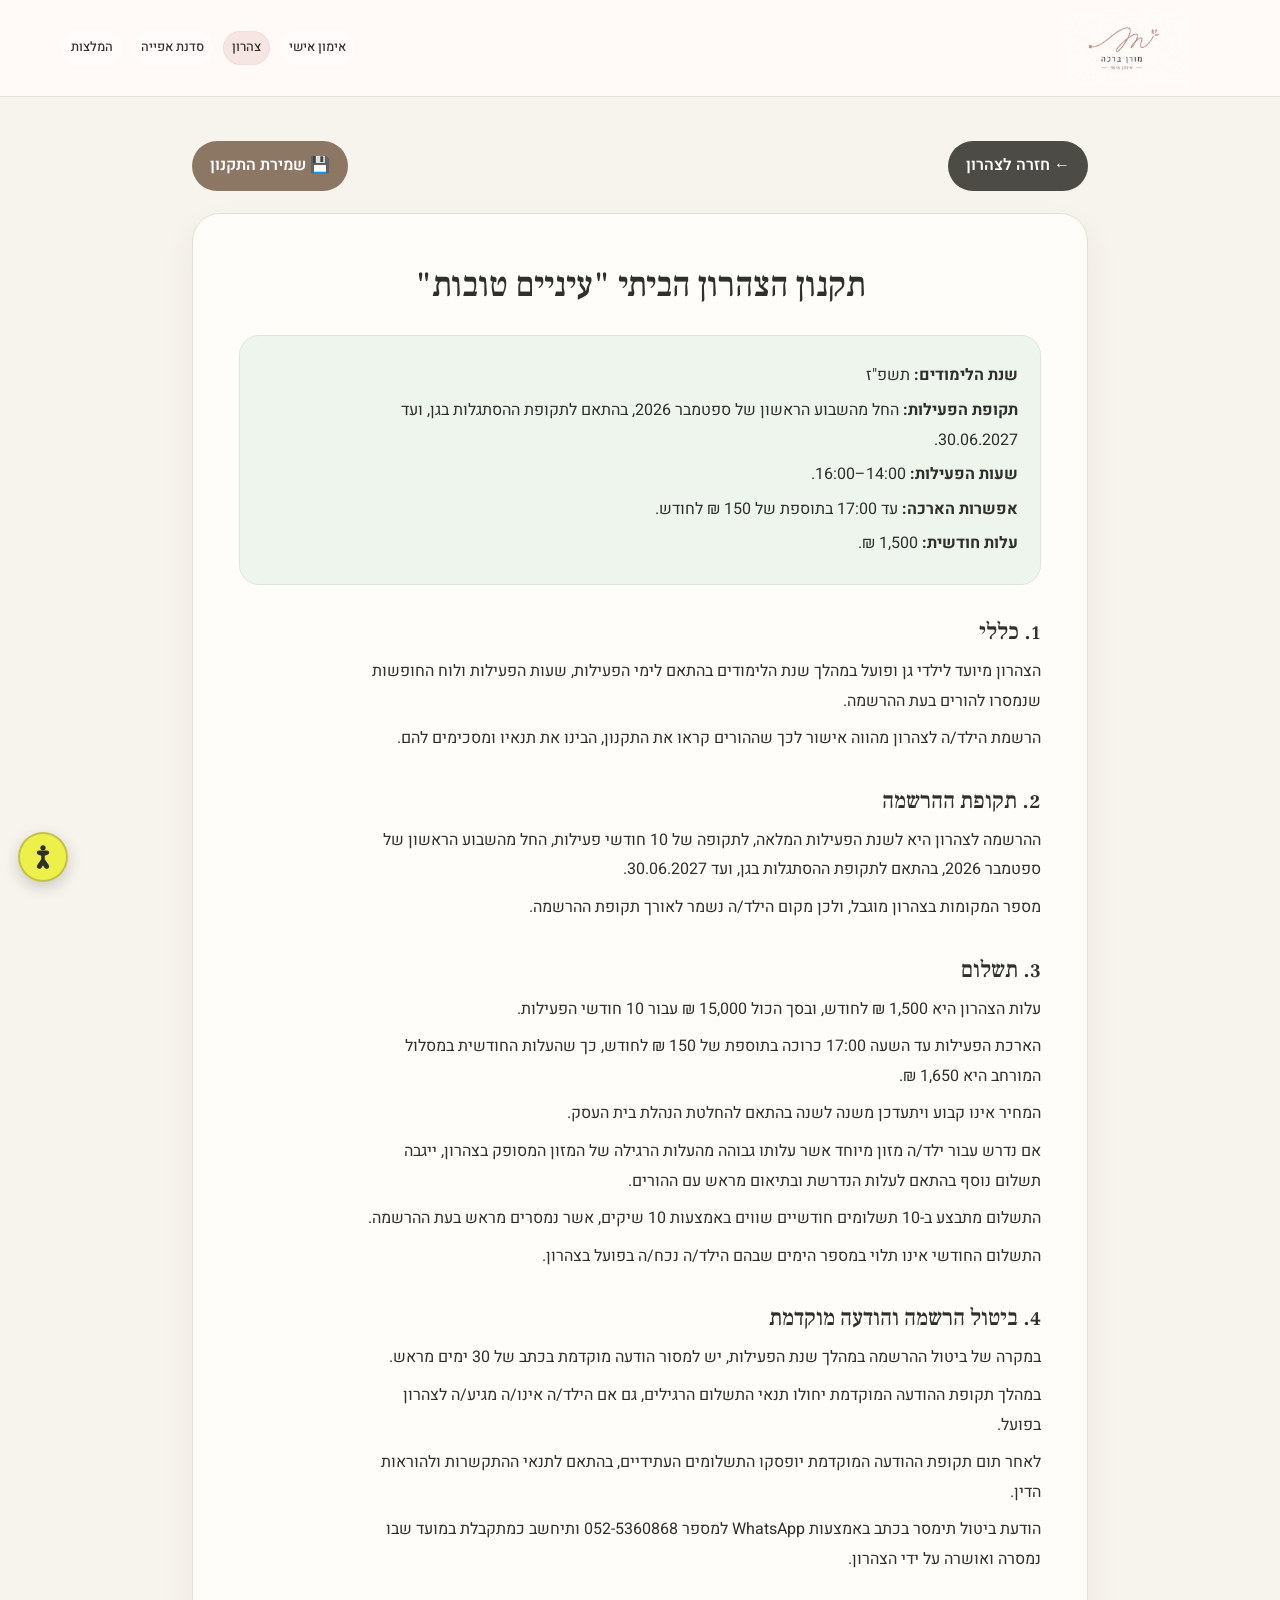
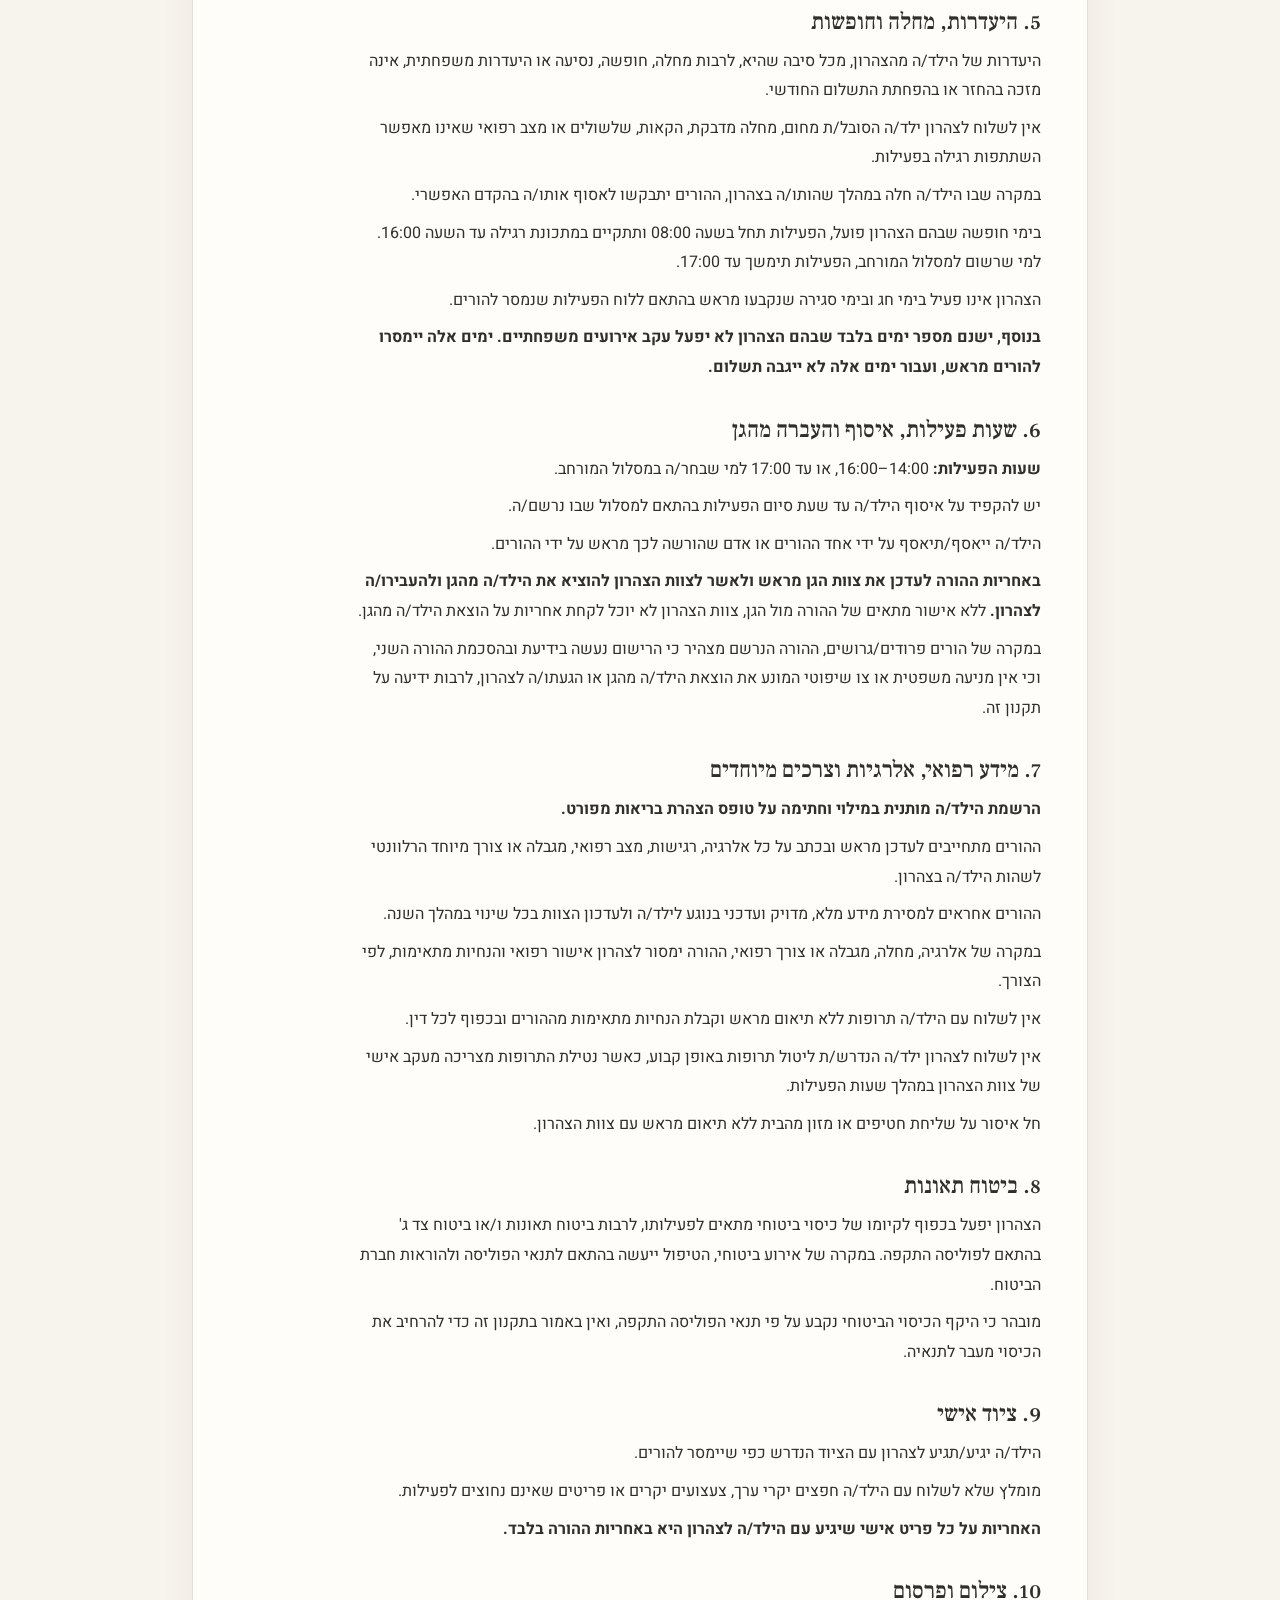
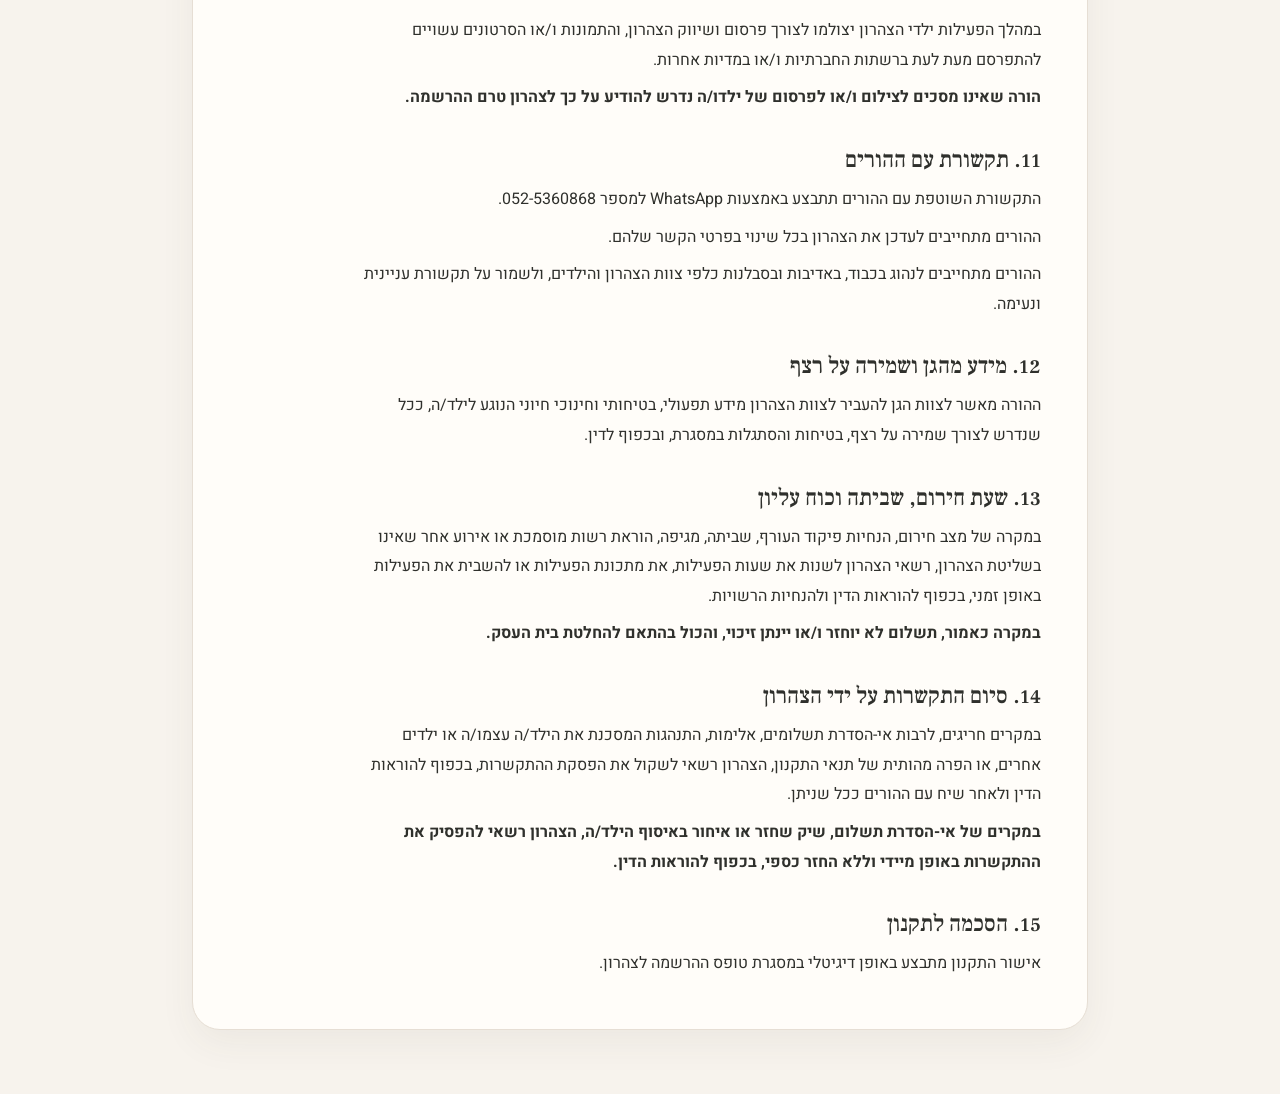
<file: regulations.html>
<!doctype html><html lang="he" dir="rtl"><head><meta charset="utf-8"><meta name="viewport" content="width=device-width,initial-scale=1"><title>תקנון צהרון "עיניים טובות"</title><script src="assets/accessibility.js" defer></script><style>@import url('https://fonts.googleapis.com/css2?family=Frank+Ruhl+Libre:wght@400;500;600&family=Heebo:wght@300;400;500;600;700&display=swap');*{box-sizing:border-box}html{scroll-behavior:smooth}body{margin:0;background:#f7f3ed;color:#2f302c;font-family:'Heebo',Arial,sans-serif;line-height:1.85}main{max-width:960px;margin:auto;padding:44px 32px 64px}.box{background:#fffdf9;border:1px solid #e6ded4;border-radius:28px;padding:42px 46px;box-shadow:0 14px 36px rgba(70,60,50,.06)}.top{display:flex;justify-content:space-between;align-items:center;gap:12px;flex-wrap:wrap;margin-bottom:22px}.btn{display:inline-flex;align-items:center;justify-content:center;min-height:44px;text-decoration:none;background:#4c4b45;color:#fff;padding:10px 18px;border-radius:999px;font-weight:600}.save{background:#8c7765}h1,h2{font-family:'Frank Ruhl Libre',serif}h1{text-align:center;font-size:35px;font-weight:500;line-height:1.25;margin:8px 0 28px}h2{font-size:23px;font-weight:500;line-height:1.35;margin-top:32px;margin-bottom:9px}p{margin:8px 0;font-size:16px;max-width:76ch}.summary{background:#eef5ed;border:1px solid #dde7dc;border-radius:20px;padding:20px 22px;margin:0 0 30px}.summary p{margin:5px 0}@media(max-width:760px){main{padding:28px 24px 46px}.box{padding:32px 28px}.top{gap:8px}h1{font-size:32px}h2{font-size:22px}}@media(max-width:640px){main{padding:18px 18px 36px}.box{padding:24px 20px;border-radius:22px}.top{display:grid;grid-template-columns:1fr;gap:8px;margin-bottom:16px}.btn{width:100%;padding:11px 14px;font-size:14px}h1{font-size:29px;text-align:right;line-height:1.3;margin-bottom:22px}h2{font-size:21px;line-height:1.35;margin-top:27px}p{font-size:15.5px;line-height:1.8}.summary{padding:16px 17px;margin-bottom:24px}}@media(max-width:420px){main{padding-inline:16px}.box{padding:22px 18px}h1{font-size:27px}h2{font-size:20px}p{font-size:15px}}@media print{body{background:#fff}.top{display:none}.box{box-shadow:none;border:0;padding:0}main{max-width:none;padding:0}}</style></head><body><main><div class="top"><a class="btn" href="tzaharon.html">← חזרה לצהרון</a><a class="btn save" href="regulations.html" download="תקנון-צהרון-עיניים-טובות.html">💾 שמירת התקנון</a></div><div class="box"><h1>תקנון הצהרון הביתי "עיניים טובות"</h1><div class="summary"><p><strong>שנת הלימודים:</strong> תשפ"ז</p><p><strong>תקופת הפעילות:</strong> החל מהשבוע הראשון של ספטמבר 2026, בהתאם לתקופת ההסתגלות בגן, ועד 30.06.2027.</p><p><strong>שעות הפעילות:</strong> 14:00–16:00.</p><p><strong>אפשרות הארכה:</strong> עד 17:00 בתוספת של 150 ₪ לחודש.</p><p><strong>עלות חודשית:</strong> 1,500 ₪.</p></div><h2>1. כללי</h2><p>הצהרון מיועד לילדי גן ופועל במהלך שנת הלימודים בהתאם לימי הפעילות, שעות הפעילות ולוח החופשות שנמסרו להורים בעת ההרשמה.</p><p>הרשמת הילד/ה לצהרון מהווה אישור לכך שההורים קראו את התקנון, הבינו את תנאיו ומסכימים להם.</p><h2>2. תקופת ההרשמה</h2><p>ההרשמה לצהרון היא לשנת הפעילות המלאה, לתקופה של 10 חודשי פעילות, החל מהשבוע הראשון של ספטמבר 2026, בהתאם לתקופת ההסתגלות בגן, ועד 30.06.2027.</p><p>מספר המקומות בצהרון מוגבל, ולכן מקום הילד/ה נשמר לאורך תקופת ההרשמה.</p><h2>3. תשלום</h2><p>עלות הצהרון היא 1,500 ₪ לחודש, ובסך הכול 15,000 ₪ עבור 10 חודשי הפעילות.</p><p>הארכת הפעילות עד השעה 17:00 כרוכה בתוספת של 150 ₪ לחודש, כך שהעלות החודשית במסלול המורחב היא 1,650 ₪.</p><p>המחיר אינו קבוע ויתעדכן משנה לשנה בהתאם להחלטת הנהלת בית העסק.</p><p>אם נדרש עבור ילד/ה מזון מיוחד אשר עלותו גבוהה מהעלות הרגילה של המזון המסופק בצהרון, ייגבה תשלום נוסף בהתאם לעלות הנדרשת ובתיאום מראש עם ההורים.</p><p>התשלום מתבצע ב-10 תשלומים חודשיים שווים באמצעות 10 שיקים, אשר נמסרים מראש בעת ההרשמה.</p><p>התשלום החודשי אינו תלוי במספר הימים שבהם הילד/ה נכח/ה בפועל בצהרון.</p><h2>4. ביטול הרשמה והודעה מוקדמת</h2><p>במקרה של ביטול ההרשמה במהלך שנת הפעילות, יש למסור הודעה מוקדמת בכתב של 30 ימים מראש.</p><p>במהלך תקופת ההודעה המוקדמת יחולו תנאי התשלום הרגילים, גם אם הילד/ה אינו/ה מגיע/ה לצהרון בפועל.</p><p>לאחר תום תקופת ההודעה המוקדמת יופסקו התשלומים העתידיים, בהתאם לתנאי ההתקשרות ולהוראות הדין.</p><p>הודעת ביטול תימסר בכתב באמצעות WhatsApp למספר 052-5360868 ותיחשב כמתקבלת במועד שבו נמסרה ואושרה על ידי הצהרון.</p><h2>5. היעדרות, מחלה וחופשות</h2><p>היעדרות של הילד/ה מהצהרון, מכל סיבה שהיא, לרבות מחלה, חופשה, נסיעה או היעדרות משפחתית, אינה מזכה בהחזר או בהפחתת התשלום החודשי.</p><p>אין לשלוח לצהרון ילד/ה הסובל/ת מחום, מחלה מדבקת, הקאות, שלשולים או מצב רפואי שאינו מאפשר השתתפות רגילה בפעילות.</p><p>במקרה שבו הילד/ה חלה במהלך שהותו/ה בצהרון, ההורים יתבקשו לאסוף אותו/ה בהקדם האפשרי.</p><p>בימי חופשה שבהם הצהרון פועל, הפעילות תחל בשעה 08:00 ותתקיים במתכונת רגילה עד השעה 16:00. למי שרשום למסלול המורחב, הפעילות תימשך עד 17:00.</p><p>הצהרון אינו פעיל בימי חג ובימי סגירה שנקבעו מראש בהתאם ללוח הפעילות שנמסר להורים.</p><p><strong>בנוסף, ישנם מספר ימים בלבד שבהם הצהרון לא יפעל עקב אירועים משפחתיים. ימים אלה יימסרו להורים מראש, ועבור ימים אלה לא ייגבה תשלום.</strong></p><h2>6. שעות פעילות, איסוף והעברה מהגן</h2><p><strong>שעות הפעילות:</strong> 14:00–16:00, או עד 17:00 למי שבחר/ה במסלול המורחב.</p><p>יש להקפיד על איסוף הילד/ה עד שעת סיום הפעילות בהתאם למסלול שבו נרשם/ה.</p><p>הילד/ה ייאסף/תיאסף על ידי אחד ההורים או אדם שהורשה לכך מראש על ידי ההורים.</p><p><strong>באחריות ההורה לעדכן את צוות הגן מראש ולאשר לצוות הצהרון להוציא את הילד/ה מהגן ולהעבירו/ה לצהרון.</strong> ללא אישור מתאים של ההורה מול הגן, צוות הצהרון לא יוכל לקחת אחריות על הוצאת הילד/ה מהגן.</p><p>במקרה של הורים פרודים/גרושים, ההורה הנרשם מצהיר כי הרישום נעשה בידיעת ובהסכמת ההורה השני, וכי אין מניעה משפטית או צו שיפוטי המונע את הוצאת הילד/ה מהגן או הגעתו/ה לצהרון, לרבות ידיעה על תקנון זה.</p><h2>7. מידע רפואי, אלרגיות וצרכים מיוחדים</h2><p><strong>הרשמת הילד/ה מותנית במילוי וחתימה על טופס הצהרת בריאות מפורט.</strong></p><p>ההורים מתחייבים לעדכן מראש ובכתב על כל אלרגיה, רגישות, מצב רפואי, מגבלה או צורך מיוחד הרלוונטי לשהות הילד/ה בצהרון.</p><p>ההורים אחראים למסירת מידע מלא, מדויק ועדכני בנוגע לילד/ה ולעדכון הצוות בכל שינוי במהלך השנה.</p><p>במקרה של אלרגיה, מחלה, מגבלה או צורך רפואי, ההורה ימסור לצהרון אישור רפואי והנחיות מתאימות, לפי הצורך.</p><p>אין לשלוח עם הילד/ה תרופות ללא תיאום מראש וקבלת הנחיות מתאימות מההורים ובכפוף לכל דין.</p><p>אין לשלוח לצהרון ילד/ה הנדרש/ת ליטול תרופות באופן קבוע, כאשר נטילת התרופות מצריכה מעקב אישי של צוות הצהרון במהלך שעות הפעילות.</p><p>חל איסור על שליחת חטיפים או מזון מהבית ללא תיאום מראש עם צוות הצהרון.</p><h2>8. ביטוח תאונות</h2><p>הצהרון יפעל בכפוף לקיומו של כיסוי ביטוחי מתאים לפעילותו, לרבות ביטוח תאונות ו/או ביטוח צד ג' בהתאם לפוליסה התקפה. במקרה של אירוע ביטוחי, הטיפול ייעשה בהתאם לתנאי הפוליסה ולהוראות חברת הביטוח.</p><p>מובהר כי היקף הכיסוי הביטוחי נקבע על פי תנאי הפוליסה התקפה, ואין באמור בתקנון זה כדי להרחיב את הכיסוי מעבר לתנאיה.</p><h2>9. ציוד אישי</h2><p>הילד/ה יגיע/תגיע לצהרון עם הציוד הנדרש כפי שיימסר להורים.</p><p>מומלץ שלא לשלוח עם הילד/ה חפצים יקרי ערך, צעצועים יקרים או פריטים שאינם נחוצים לפעילות.</p><p><strong>האחריות על כל פריט אישי שיגיע עם הילד/ה לצהרון היא באחריות ההורה בלבד.</strong></p><h2>10. צילום ופרסום</h2><p>במהלך הפעילות ילדי הצהרון יצולמו לצורך פרסום ושיווק הצהרון, והתמונות ו/או הסרטונים עשויים להתפרסם מעת לעת ברשתות החברתיות ו/או במדיות אחרות.</p><p><strong>הורה שאינו מסכים לצילום ו/או לפרסום של ילדו/ה נדרש להודיע על כך לצהרון טרם ההרשמה.</strong></p><h2>11. תקשורת עם ההורים</h2><p>התקשורת השוטפת עם ההורים תתבצע באמצעות WhatsApp למספר 052-5360868.</p><p>ההורים מתחייבים לעדכן את הצהרון בכל שינוי בפרטי הקשר שלהם.</p><p>ההורים מתחייבים לנהוג בכבוד, באדיבות ובסבלנות כלפי צוות הצהרון והילדים, ולשמור על תקשורת עניינית ונעימה.</p><h2>12. מידע מהגן ושמירה על רצף</h2><p>ההורה מאשר לצוות הגן להעביר לצוות הצהרון מידע תפעולי, בטיחותי וחינוכי חיוני הנוגע לילד/ה, ככל שנדרש לצורך שמירה על רצף, בטיחות והסתגלות במסגרת, ובכפוף לדין.</p><h2>13. שעת חירום, שביתה וכוח עליון</h2><p>במקרה של מצב חירום, הנחיות פיקוד העורף, שביתה, מגיפה, הוראת רשות מוסמכת או אירוע אחר שאינו בשליטת הצהרון, רשאי הצהרון לשנות את שעות הפעילות, את מתכונת הפעילות או להשבית את הפעילות באופן זמני, בכפוף להוראות הדין ולהנחיות הרשויות.</p><p><strong>במקרה כאמור, תשלום לא יוחזר ו/או יינתן זיכוי, והכול בהתאם להחלטת בית העסק.</strong></p><h2>14. סיום התקשרות על ידי הצהרון</h2><p>במקרים חריגים, לרבות אי-הסדרת תשלומים, אלימות, התנהגות המסכנת את הילד/ה עצמו/ה או ילדים אחרים, או הפרה מהותית של תנאי התקנון, הצהרון רשאי לשקול את הפסקת ההתקשרות, בכפוף להוראות הדין ולאחר שיח עם ההורים ככל שניתן.</p><p><strong>במקרים של אי-הסדרת תשלום, שיק שחזר או איחור באיסוף הילד/ה, הצהרון רשאי להפסיק את ההתקשרות באופן מיידי וללא החזר כספי, בכפוף להוראות הדין.</strong></p><h2>15. הסכמה לתקנון</h2><p>אישור התקנון מתבצע באופן דיגיטלי במסגרת טופס ההרשמה לצהרון.</p></div></main></body></html>
</file>
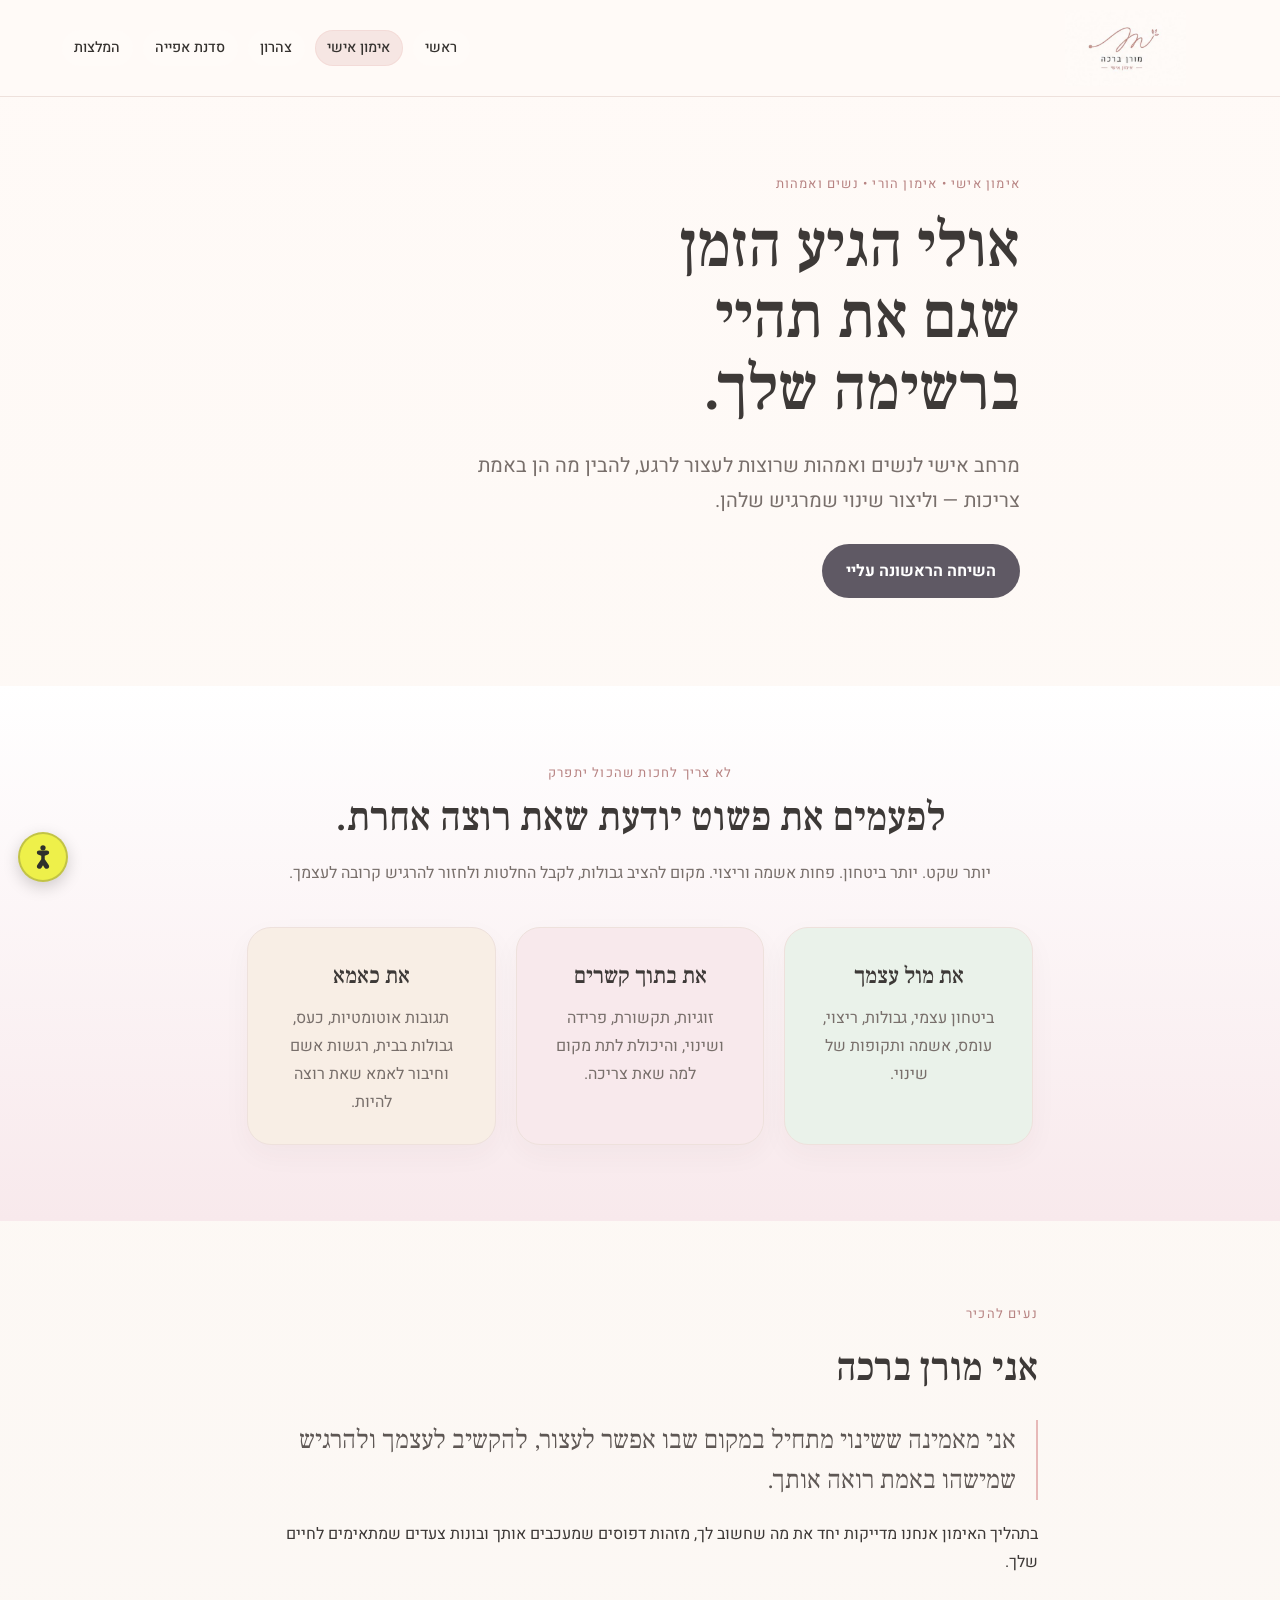
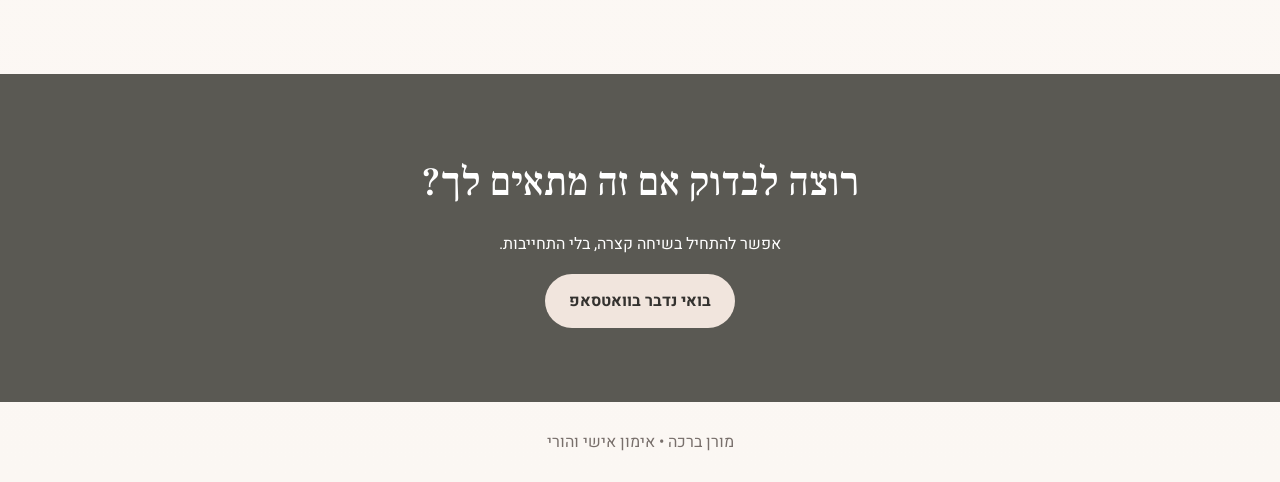
<file: training.html>
<!doctype html><html lang="he" dir="rtl"><head><meta charset="utf-8"><meta name="viewport" content="width=device-width,initial-scale=1"><title>מורן ברכה | אימון אישי והורי</title><link rel="stylesheet" href="assets/site-nav.css"><script src="assets/accessibility.js" defer></script><style>@import url('https://fonts.googleapis.com/css2?family=Frank+Ruhl+Libre:wght@400;500;600&family=Heebo:wght@300;400;500;600;700&display=swap');*{box-sizing:border-box}:root{--bg:#fffaf7;--text:#3d3937;--muted:#786f6b;--line:#eee1dc;--rose:#f8e9ec;--sage:#eaf2ea;--peach:#f8eee5;--btn:#5f5964;--pink:#e7b9b8}html{scroll-behavior:smooth}body{margin:0;background:linear-gradient(180deg,var(--bg),#fbf7f3);color:var(--text);font-family:'Heebo',Arial,sans-serif;line-height:1.75}.wrap{max-width:1160px;margin:auto;padding-inline:32px}nav{position:sticky;top:0;z-index:20;background:rgba(255,250,247,.95);backdrop-filter:blur(12px);border-bottom:1px solid var(--line)}.nav{min-height:84px;display:flex;align-items:center;justify-content:space-between;gap:28px}.brand{font-size:22px;font-weight:700;line-height:1.25;white-space:nowrap}.brand small{display:block;font-size:12px;font-weight:400;color:var(--muted);margin-top:3px}.links{display:flex;gap:8px;flex-wrap:wrap;align-items:center}.links a{text-decoration:none;color:var(--text);padding:9px 13px;border-radius:999px;font-size:15px;transition:.2s}.links a:hover,.links a.active{background:#eeeaf5}.btn{display:inline-flex;align-items:center;justify-content:center;min-height:46px;background:var(--btn);color:#fff;padding:13px 24px;border-radius:999px;text-decoration:none;font-weight:700;transition:.2s}.btn:hover{transform:translateY(-1px)}.hero{padding:76px 0 88px;max-width:760px}.eyebrow{font-size:13px;letter-spacing:1.2px;color:#b78382}.hero h1{font-family:'Frank Ruhl Libre',serif;font-size:clamp(46px,5vw,64px);line-height:1.12;font-weight:500;margin:15px 0 22px}.hero p{font-size:20px;max-width:590px;color:var(--muted);margin-bottom:26px}.soft{background:linear-gradient(180deg,#fff,var(--rose));padding:76px 0}.center{text-align:center;max-width:850px;margin:auto}.center h2{font-family:'Frank Ruhl Libre',serif;font-size:40px;font-weight:500;line-height:1.25;margin:8px 0 12px}.center p{max-width:720px;margin-inline:auto;color:var(--muted)}.cards{display:grid;grid-template-columns:repeat(3,1fr);gap:20px;margin-top:40px}.card{padding:28px;border-radius:24px;border:1px solid var(--line);box-shadow:0 10px 28px rgba(70,60,50,.04)}.card:nth-child(1){background:var(--sage)}.card:nth-child(2){background:var(--rose)}.card:nth-child(3){background:var(--peach)}.card h3{font-family:'Frank Ruhl Libre',serif;font-size:23px;font-weight:500;margin:0 0 8px}.card p{margin:0;color:var(--muted)}.about{padding:82px 32px;max-width:860px}.about h2{font-family:'Frank Ruhl Libre',serif;font-size:39px;font-weight:500;margin:8px 0 18px}.about>p:not(.quote){max-width:760px}.quote{font-family:'Frank Ruhl Libre',serif;font-size:26px;line-height:1.55;border-right:2px solid var(--pink);padding-right:20px;color:#5e5754;margin:0 0 20px}.cta{background:#5a5953;color:#fff;text-align:center;padding:74px 24px}.cta h2{font-family:'Frank Ruhl Libre',serif;font-weight:500;font-size:40px;margin:0 0 12px}.cta p{margin:0}.cta .btn{background:#f1e5dd;color:#34322f;margin-top:16px}footer{text-align:center;padding:26px 32px;color:var(--muted)}@media(max-width:900px){.wrap{padding-inline:24px}.cards{gap:16px}}@media(max-width:780px){.wrap{padding-inline:20px}.nav{display:block;padding:12px 0 10px}.brand{text-align:center;font-size:20px;margin-bottom:10px}.brand small{font-size:11px}.links{display:grid;grid-template-columns:repeat(2,minmax(0,1fr));gap:6px;width:100%}.links a{text-align:center;font-size:12.5px;padding:8px 6px;background:rgba(255,255,255,.45)}.hero{padding:42px 0 52px}.hero h1{font-size:36px;line-height:1.1;margin-bottom:18px}.hero p{font-size:16px;line-height:1.7;margin-bottom:22px}.hero .btn{display:flex;width:100%}.soft{padding:54px 0}.center h2,.about h2,.cta h2{font-size:31px}.center p{font-size:15px;line-height:1.7}.cards{grid-template-columns:1fr;gap:14px;margin-top:30px}.card{padding:22px;border-radius:23px}.card h3{font-size:22px}.card p{font-size:15px}.about{padding:58px 20px}.quote{font-size:22px;line-height:1.55;padding-right:16px}.about>p:not(.quote){font-size:15px;line-height:1.75}.cta{padding:56px 20px}.cta p{font-size:15px}.cta .btn{width:100%;max-width:360px}footer{padding:22px 20px;font-size:13px}}@media(max-width:420px){.wrap{padding-inline:18px}.hero h1{font-size:33px}.links a{font-size:11.5px}}</style></head><body><nav class="moran-site-nav" aria-label="ניווט ראשי"><div class="moran-nav-inner"><a class="moran-brand" href="index.html" aria-label="מורן ברכה - דף הבית"><img src="assets/moran-logo.svg" alt="מורן ברכה"></a><div class="moran-links"><a class="active" aria-current="page" href="training.html">אימון אישי</a><a href="tzaharon.html">צהרון</a><a href="baking.html">סדנת אפייה</a><a href="recommendations.html">המלצות</a></div></div></nav><main><section class="wrap hero"><div><div class="eyebrow">אימון אישי • אימון הורי • נשים ואמהות</div><h1>אולי הגיע הזמן<br>שגם את תהיי<br>ברשימה שלך.</h1><p>מרחב אישי לנשים ואמהות שרוצות לעצור לרגע, להבין מה הן באמת צריכות — וליצור שינוי שמרגיש שלהן.</p><a class="btn" href="https://wa.me/972525360868?text=%D7%94%D7%99%D7%99%20%D7%9E%D7%95%D7%A8%D7%9F%20%2C%D7%90%D7%A9%D7%9E%D7%97%20%D7%9C%D7%A9%D7%9E%D7%95%D7%A2%20%D7%A7%D7%A6%D7%AA%20%D7%99%D7%95%D7%AA%D7%A8%20%D7%A2%D7%9C%20%D7%AA%D7%94%D7%9C%D7%99%D7%9A%20%D7%94%D7%90%D7%99%D7%9E%D7%95%D7%9F.%E2%80%8F" target="_blank" rel="noopener">השיחה הראשונה עליי</a></div></section><section class="soft"><div class="wrap center"><div class="eyebrow">לא צריך לחכות שהכול יתפרק</div><h2>לפעמים את פשוט יודעת שאת רוצה אחרת.</h2><p>יותר שקט. יותר ביטחון. פחות אשמה וריצוי. מקום להציב גבולות, לקבל החלטות ולחזור להרגיש קרובה לעצמך.</p><div class="cards"><div class="card"><h3>את מול עצמך</h3><p>ביטחון עצמי, גבולות, ריצוי, עומס, אשמה ותקופות של שינוי.</p></div><div class="card"><h3>את בתוך קשרים</h3><p>זוגיות, תקשורת, פרידה ושינוי, והיכולת לתת מקום למה שאת צריכה.</p></div><div class="card"><h3>את כאמא</h3><p>תגובות אוטומטיות, כעס, גבולות בבית, רגשות אשם וחיבור לאמא שאת רוצה להיות.</p></div></div></div></section><section class="wrap about"><div class="eyebrow">נעים להכיר</div><h2>אני מורן ברכה</h2><p class="quote">אני מאמינה ששינוי מתחיל במקום שבו אפשר לעצור, להקשיב לעצמך ולהרגיש שמישהו באמת רואה אותך.</p><p>בתהליך האימון אנחנו מדייקות יחד את מה שחשוב לך, מזהות דפוסים שמעכבים אותך ובונות צעדים שמתאימים לחיים שלך.</p></section><section class="cta"><h2>רוצה לבדוק אם זה מתאים לך?</h2><p>אפשר להתחיל בשיחה קצרה, בלי התחייבות.</p><a class="btn" href="https://wa.me/972525360868?text=%D7%94%D7%99%D7%99%20%D7%9E%D7%95%D7%A8%D7%9F%20%2C%D7%90%D7%A9%D7%9E%D7%97%20%D7%9C%D7%A9%D7%9E%D7%95%D7%A2%20%D7%A7%D7%A6%D7%AA%20%D7%99%D7%95%D7%AA%D7%A8%20%D7%A2%D7%9C%20%D7%AA%D7%94%D7%9C%D7%99%D7%9A%20%D7%94%D7%90%D7%99%D7%9E%D7%95%D7%9F.%E2%80%8F" target="_blank" rel="noopener">בואי נדבר בוואטסאפ</a></section></main><footer>מורן ברכה • אימון אישי והורי</footer></body></html>
</file>
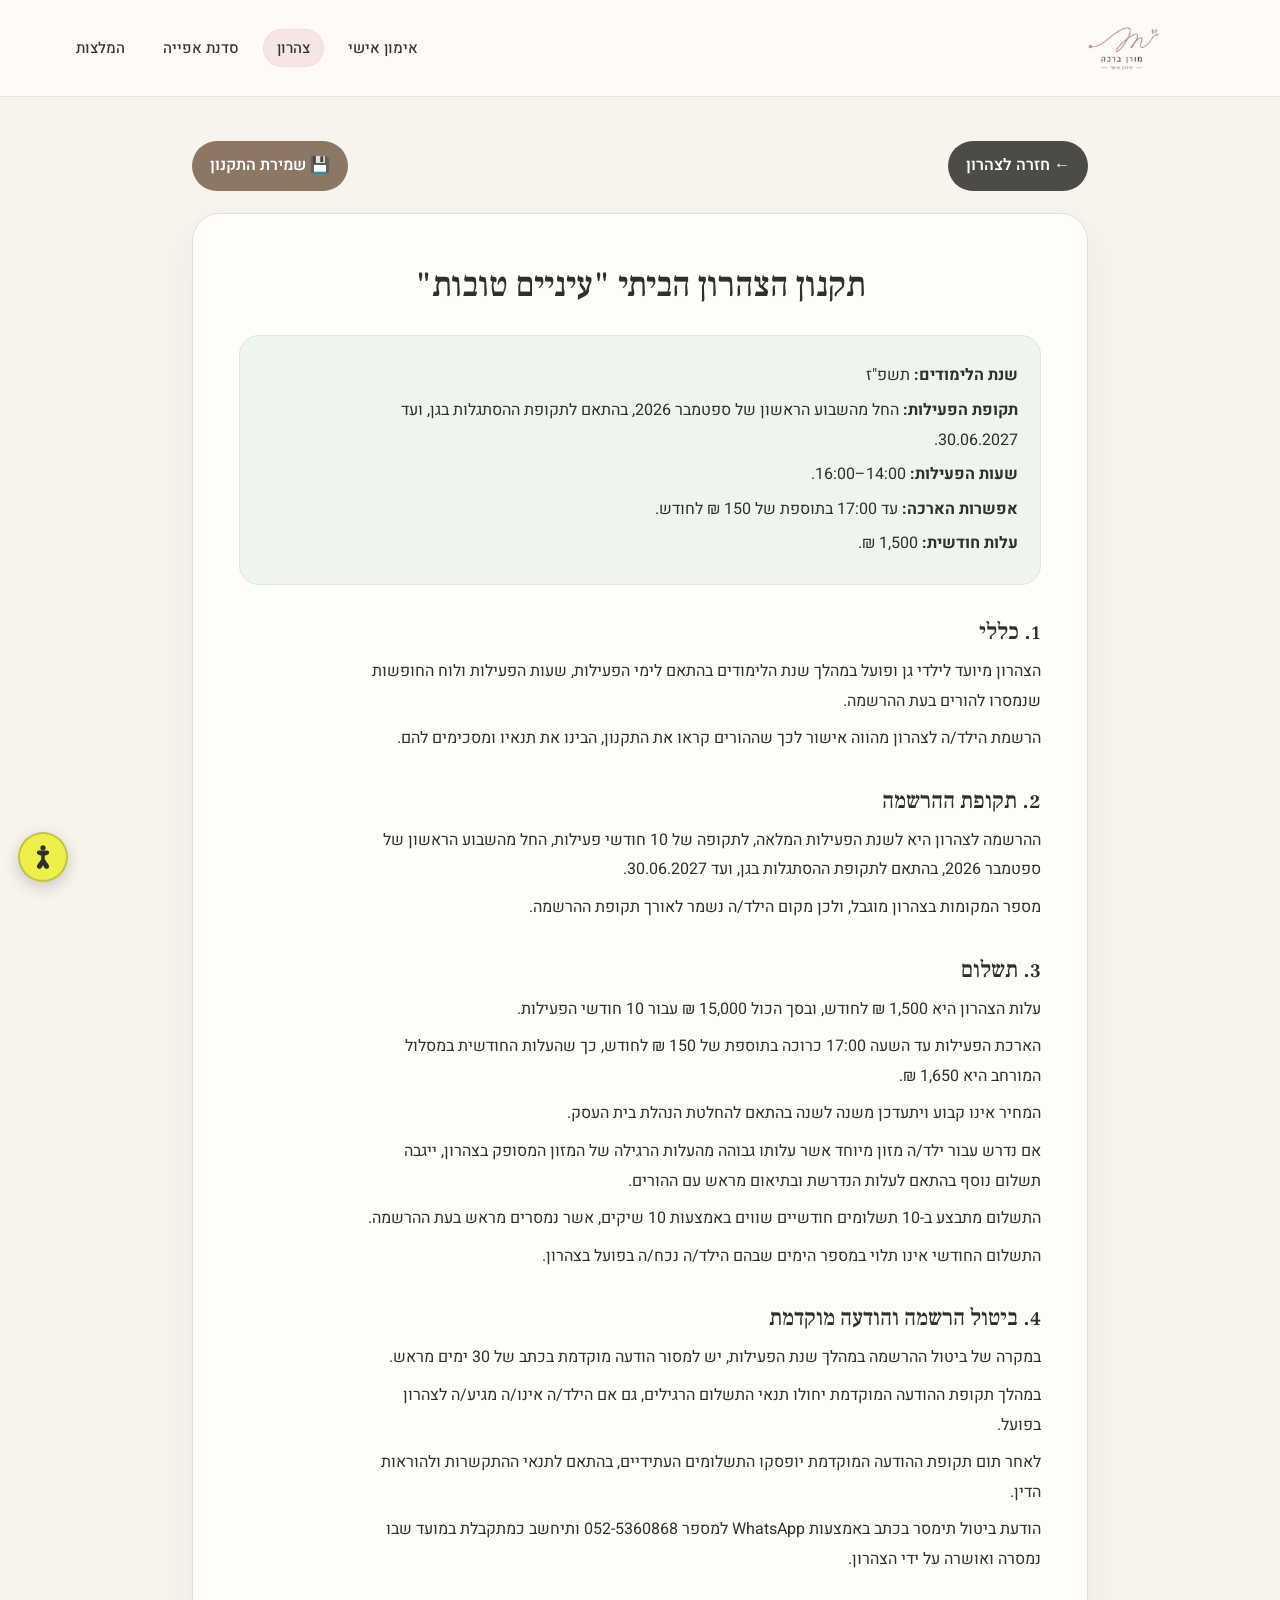
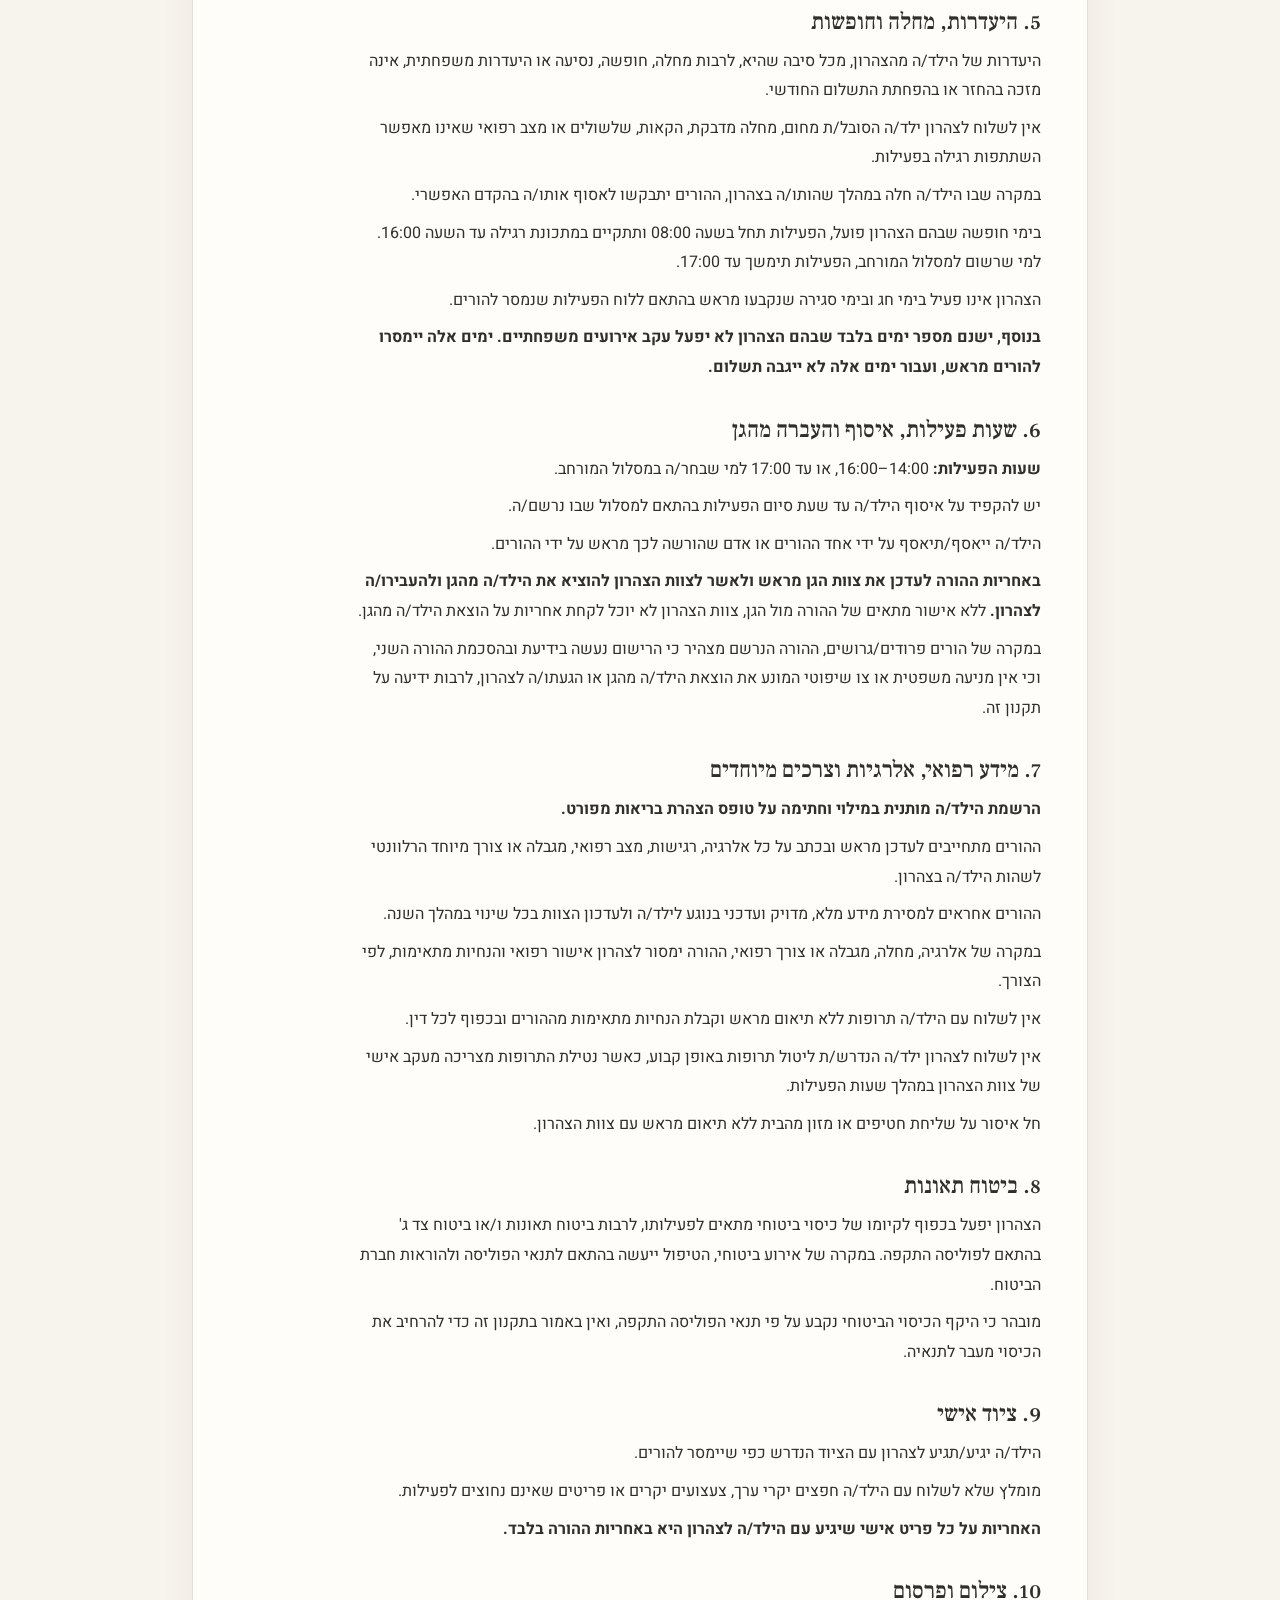
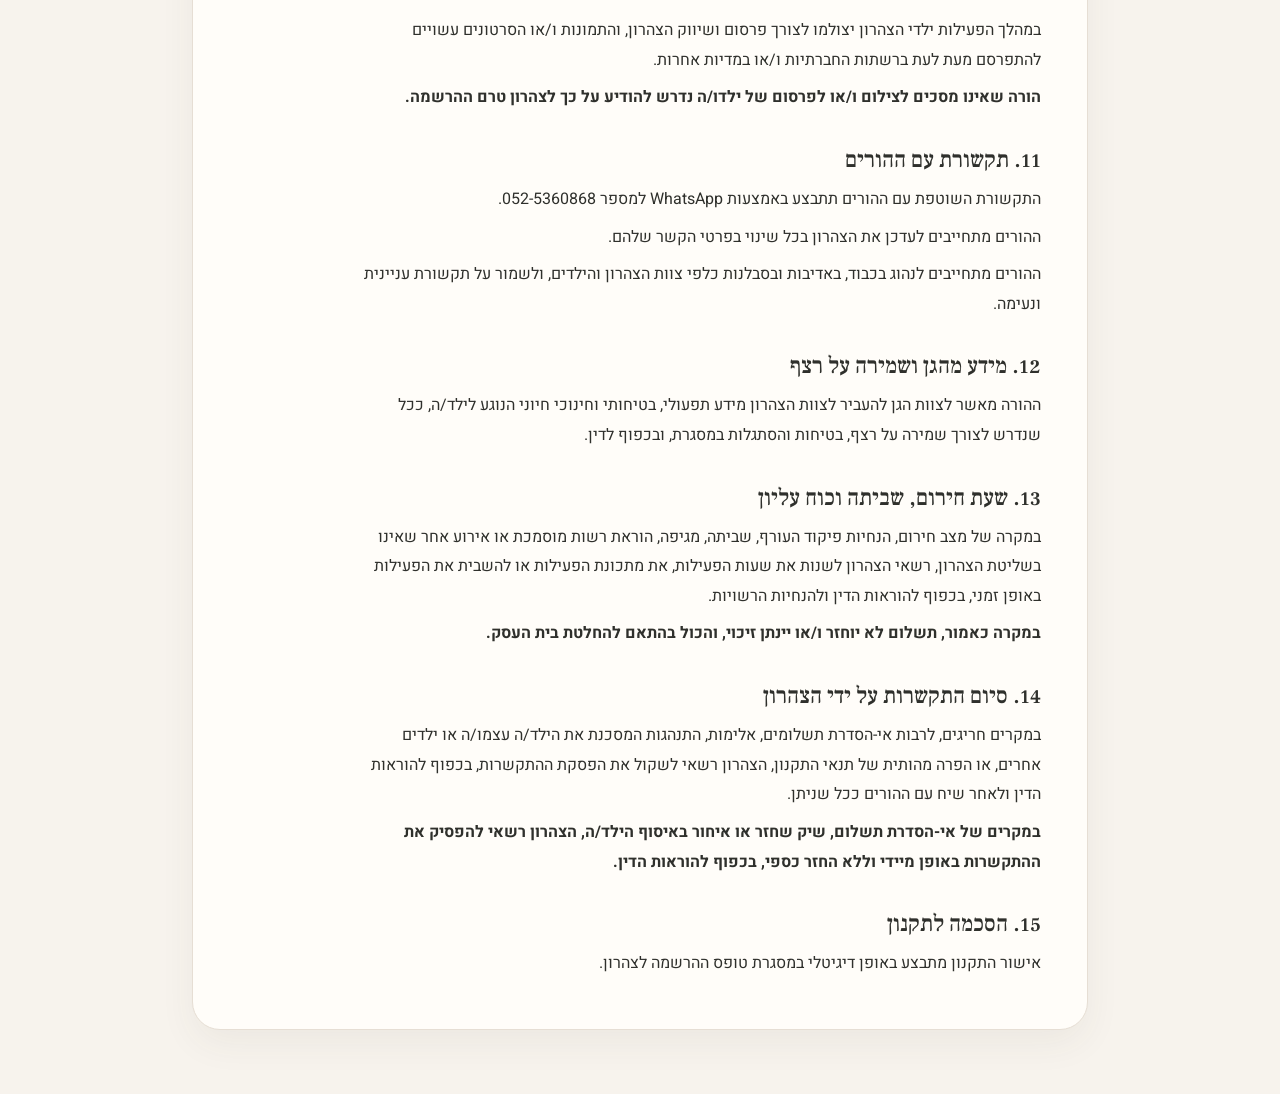
<file: tzaharon-regulations.html>
<!doctype html><html lang="he" dir="rtl"><head><meta charset="utf-8"><meta name="viewport" content="width=device-width,initial-scale=1"><meta http-equiv="refresh" content="0; url=regulations.html"><title>תקנון צהרון עיניים טובות</title><style>@import url('https://fonts.googleapis.com/css2?family=Frank+Ruhl+Libre:wght@400;500;600&family=Heebo:wght@300;400;500;600;700&display=swap');body{margin:0;min-height:100vh;display:grid;place-items:center;background:#f7f3ed;color:#2f302c;font-family:'Heebo',Arial,sans-serif;line-height:1.7;text-align:center;padding:24px}a{color:#575750;font-weight:600}</style></head><body><div><p>מעבירים לתקנון...</p><p><a href="regulations.html">לחצו כאן אם הדף לא עבר אוטומטית</a></p></div></body></html>
</file>
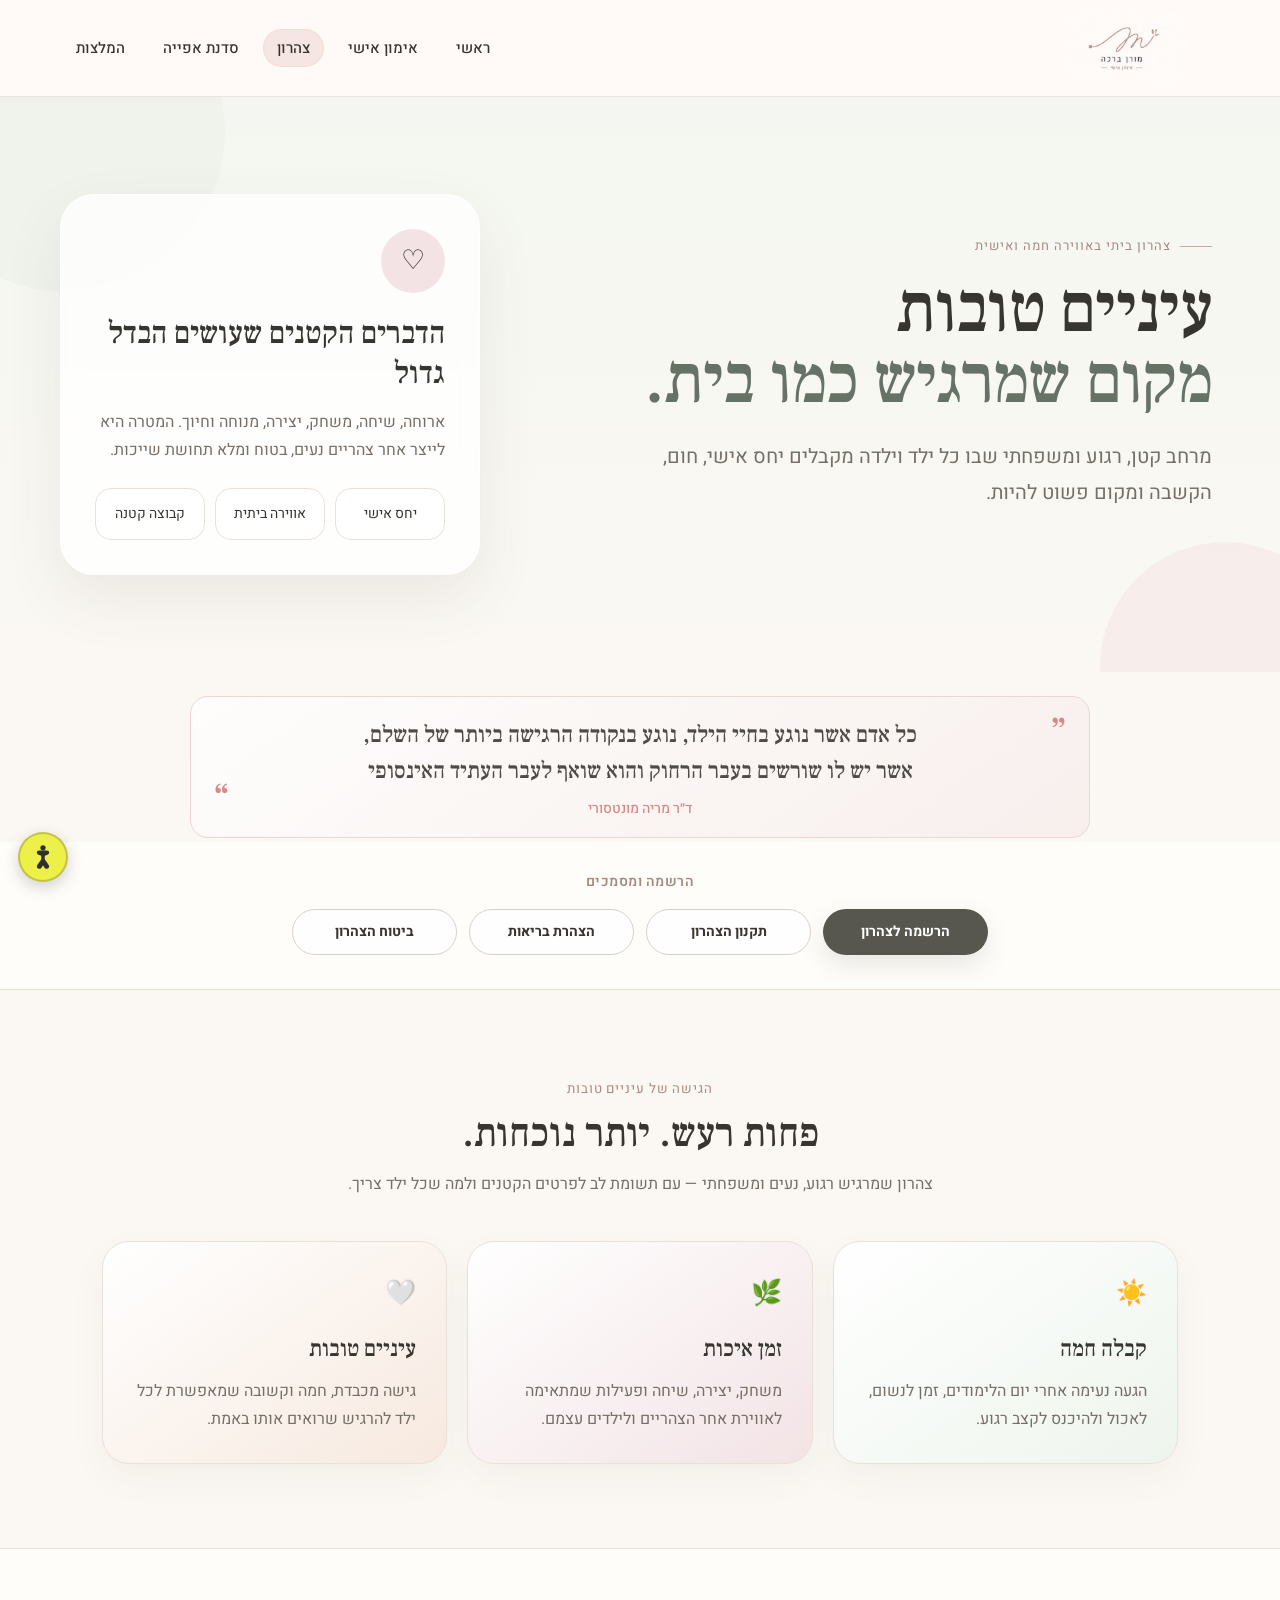
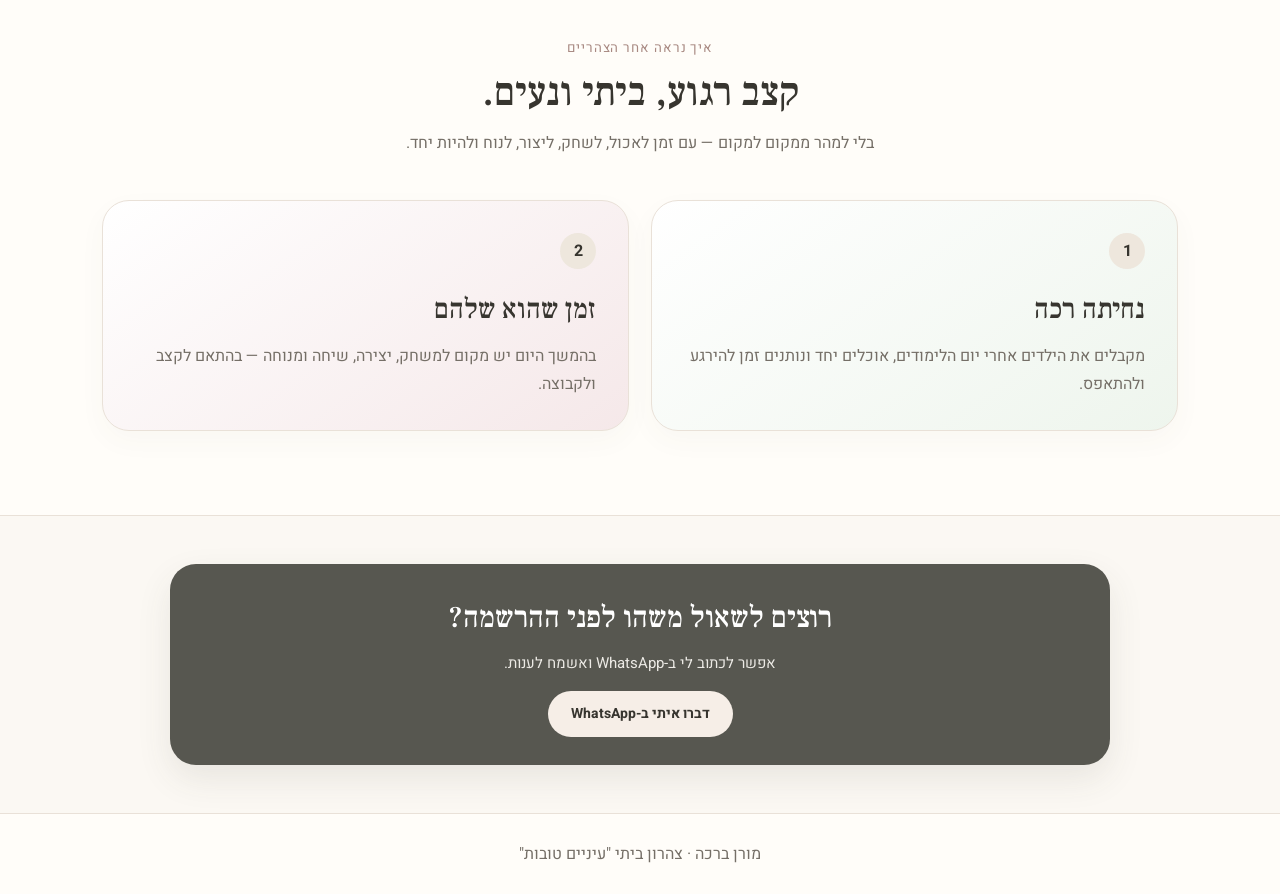
<file: tzaharon.html>
<!doctype html><html lang="he" dir="rtl"><head><meta charset="utf-8"><meta name="viewport" content="width=device-width,initial-scale=1"><title>צהרון עיניים טובות | מורן ברכה</title><link rel="stylesheet" href="assets/site-nav.css"><script src="assets/accessibility.js" defer></script><style>@import url('https://fonts.googleapis.com/css2?family=Frank+Ruhl+Libre:wght@400;500;600&family=Heebo:wght@300;400;500;600;700&display=swap');*{box-sizing:border-box}:root{--cream:#fbf8f3;--paper:#fffdf9;--text:#37352f;--muted:#756f67;--line:#e9e1d8;--sage:#dfe9df;--sage2:#eef5ed;--rose:#f3e3e5;--peach:#f7e9df;--sand:#eee7dd;--deep:#575750;--accent:#a88982}html{scroll-behavior:smooth}body{margin:0;background:var(--cream);color:var(--text);font-family:'Heebo',Arial,sans-serif;line-height:1.75}.wrap{width:min(100%,1160px);margin:auto;padding-inline:34px}nav{position:sticky;top:0;z-index:50;background:rgba(255,253,249,.97);backdrop-filter:blur(12px);border-bottom:1px solid var(--line)}.hero-wrap{position:relative;overflow:hidden;background:linear-gradient(180deg,#f4f7f1 0%,#fbf8f3 100%)}.hero-wrap:before,.hero-wrap:after{content:"";position:absolute;border-radius:50%;opacity:.6}.hero-wrap:before{width:320px;height:320px;background:#edf2e9;top:-125px;left:-95px}.hero-wrap:after{width:250px;height:250px;background:#f5e7e7;bottom:-120px;right:-70px}.hero{position:relative;z-index:2;min-height:575px;display:grid;grid-template-columns:minmax(0,1.08fr) minmax(320px,.92fr);align-items:center;gap:72px;padding:76px 0}.hero>div:first-child{padding-inline-start:8px}.eyebrow{display:inline-flex;align-items:center;gap:9px;font-size:13px;letter-spacing:1px;color:var(--accent);margin-bottom:16px}.eyebrow:before{content:"";width:32px;height:1px;background:#c9aaa4}.hero h1,.hero-card h2,.section-head h2,.montessori-quote blockquote,.cta-box h2{font-family:'Frank Ruhl Libre',serif}.hero h1{font-size:clamp(48px,5.4vw,70px);font-weight:500;line-height:1.04;margin:0 0 22px;letter-spacing:-.7px}.hero h1 span{display:block;color:#677267}.hero p{font-size:20px;color:var(--muted);max-width:600px;margin:0 0 30px;line-height:1.8}.btn{display:inline-flex;align-items:center;justify-content:center;min-height:46px;gap:8px;text-decoration:none;border-radius:999px;padding:13px 24px;font-weight:700;transition:.2s;border:1px solid transparent}.btn:hover{transform:translateY(-1px)}.btn.primary{background:var(--deep);color:#fff;box-shadow:0 10px 24px rgba(87,87,80,.13)}.btn.soft{background:rgba(255,255,255,.82);color:var(--text);border-color:#d8d1c8}.hero-card{justify-self:end;width:min(100%,420px);background:rgba(255,255,255,.78);border:1px solid rgba(255,255,255,.95);border-radius:34px;padding:34px;box-shadow:0 24px 60px rgba(86,76,66,.09);backdrop-filter:blur(8px)}.heart{width:64px;height:64px;border-radius:50%;display:grid;place-items:center;background:var(--rose);font-size:27px;margin-bottom:20px}.hero-card h2{font-size:31px;font-weight:500;line-height:1.3;margin:0 0 14px}.hero-card p{font-size:16px;margin:0;color:var(--muted);line-height:1.75}.values{display:grid;grid-template-columns:repeat(3,1fr);gap:10px;margin-top:24px}.value{background:#fff;border:1px solid var(--line);border-radius:16px;padding:13px 8px;text-align:center;font-size:14px}.montessori-quote{padding:24px 0 4px;text-align:center}.montessori-quote .wrap{padding-inline:42px}.montessori-quote .quote-box{position:relative;max-width:900px;margin:auto;padding:20px 58px 16px;border:1px solid #ecd7d4;border-radius:18px;background:linear-gradient(145deg,rgba(255,255,255,.72),rgba(243,227,229,.42))}.montessori-quote blockquote{margin:0;font-size:clamp(18px,1.8vw,24px);font-weight:500;line-height:1.58;color:#4f4b46}.montessori-quote blockquote:before,.montessori-quote blockquote:after{position:absolute;color:#d88986;font-size:36px;line-height:1}.montessori-quote blockquote:before{content:'”';right:22px;top:16px}.montessori-quote blockquote:after{content:'“';left:22px;bottom:22px}.montessori-quote cite{display:block;margin-top:7px;color:#d88986;font-size:14px;font-style:normal;font-weight:500}.section{padding:84px 0}.section>.wrap{padding-inline:42px}.section-head{text-align:center;max-width:720px;margin:0 auto 42px}.section-head small{color:var(--accent);letter-spacing:.9px}.section-head h2{font-size:40px;font-weight:500;line-height:1.2;margin:8px 0 12px}.section-head p{color:var(--muted);margin:0;line-height:1.8}.cards{display:grid;grid-template-columns:repeat(3,1fr);gap:20px}.card{border:1px solid var(--line);border-radius:27px;padding:30px;min-height:210px;box-shadow:0 14px 34px rgba(90,75,65,.05)}.card:nth-child(1){background:linear-gradient(145deg,#fff,var(--sage2))}.card:nth-child(2){background:linear-gradient(145deg,#fff,var(--rose))}.card:nth-child(3){background:linear-gradient(145deg,#fff,var(--peach))}.icon{font-size:25px;margin-bottom:13px}.card h3,.register-box h3{font-family:'Frank Ruhl Libre',serif;font-weight:500}.card h3{font-size:23px;margin:0 0 8px}.card p{margin:0;color:var(--muted);line-height:1.75}.registration{background:var(--paper);border-top:1px solid var(--line);border-bottom:1px solid var(--line)}.register-grid{display:grid;grid-template-columns:1fr 1fr;gap:22px}.register-box{border-radius:27px;padding:32px;border:1px solid var(--line);background:#fff;box-shadow:0 10px 28px rgba(90,75,65,.035)}.register-box:first-child{background:linear-gradient(145deg,#fff,#eef5ed)}.register-box:last-child{background:linear-gradient(145deg,#fff,#f5e8e9)}.register-box .num{display:inline-grid;place-items:center;width:36px;height:36px;border-radius:50%;background:var(--sand);font-weight:700;margin-bottom:16px}.register-box h3{font-size:28px;margin:0 0 8px}.register-box p{color:var(--muted);margin:0;line-height:1.75}.tz-docs-compact{padding:28px 0 34px;text-align:center;background:var(--paper);border-bottom:1px solid var(--line)}.tz-docs-compact .wrap{padding-inline:42px}.tz-docs-title{display:block;color:var(--accent);font-size:14px;font-weight:600;letter-spacing:.5px;margin-bottom:14px}.tz-doc-actions{display:flex;justify-content:center;gap:12px;flex-wrap:wrap}.tz-doc-actions .btn{min-width:165px;min-height:42px;padding:10px 21px;font-size:14px}.cta{padding:48px 0}.cta .wrap{padding-inline:42px}.cta-box{max-width:940px;margin:auto;background:var(--deep);color:#fff;border-radius:26px;padding:28px 32px;text-align:center;box-shadow:0 14px 34px rgba(70,68,62,.1)}.cta-box h2{font-size:30px;font-weight:500;margin:0 0 6px}.cta-box p{margin:0 0 14px;color:#eceae5;font-size:15px}.cta-box .btn{background:#f6eee7;color:var(--text);min-height:42px;padding:10px 22px;font-size:14px}footer{text-align:center;padding:26px 34px;color:var(--muted);background:#fffdf9;border-top:1px solid var(--line)}@media(max-width:980px){.wrap{padding-inline:28px}.hero{gap:46px;grid-template-columns:1fr .9fr}.section>.wrap,.montessori-quote .wrap,.cta .wrap{padding-inline:32px}}@media(max-width:850px){.wrap{padding-inline:22px}.hero{grid-template-columns:1fr;gap:26px;min-height:auto;padding:42px 0}.hero>div:first-child{padding-inline:2px}.hero-card{justify-self:stretch;width:100%;padding:28px}.hero-card h2{font-size:28px}.hero-card p{font-size:15px}.cards,.register-grid{grid-template-columns:1fr}.section{padding:58px 0}.section>.wrap,.montessori-quote .wrap,.cta .wrap{padding-inline:24px}.section-head{margin-bottom:30px}.section-head h2{font-size:31px}.section-head p{font-size:15.5px}.card{min-height:auto;padding:24px}.card h3{font-size:22px}.card p{font-size:15px}.register-box{padding:25px}.register-box h3{font-size:25px}.register-box p{font-size:15px}.cta{padding:42px 0}.cta-box{padding:25px 22px}.cta-box h2{font-size:27px}.cta-box p{font-size:14px}.values{grid-template-columns:repeat(3,1fr);gap:7px}.value{padding:11px 5px;font-size:12px}.montessori-quote .quote-box{padding:19px 38px 16px}}@media(max-width:520px){.wrap{padding-inline:22px}.hero{padding:34px 0 38px;gap:22px}.eyebrow{font-size:11.5px;margin-bottom:13px;letter-spacing:.8px}.eyebrow:before{width:25px}.hero h1{font-size:33px;line-height:1.1;margin-bottom:17px;letter-spacing:-.3px}.hero p{font-size:16px;line-height:1.75;margin-bottom:22px}.btn{padding:11px 18px}.hero-card{padding:24px;border-radius:26px}.heart{width:52px;height:52px;font-size:22px;margin-bottom:16px}.hero-card h2{font-size:25px;margin-bottom:10px}.hero-card p{font-size:14.5px;line-height:1.75}.values{grid-template-columns:repeat(3,1fr);margin-top:18px}.section{padding:48px 0}.section>.wrap,.montessori-quote .wrap,.cta .wrap{padding-inline:22px}.section-head{margin-bottom:26px}.section-head small{font-size:12px}.section-head h2{font-size:28px;margin-top:6px}.section-head p{font-size:15px;line-height:1.75}.cards{gap:15px}.card{padding:22px;border-radius:23px}.icon{font-size:23px;margin-bottom:10px}.card h3{font-size:21px}.card p{font-size:14.5px;line-height:1.72}.register-grid{gap:15px}.register-box{padding:23px;border-radius:24px}.register-box .num{width:34px;height:34px;margin-bottom:13px}.register-box h3{font-size:24px}.register-box p{font-size:14.5px;line-height:1.72}.montessori-quote{padding-top:18px}.montessori-quote .quote-box{padding:17px 27px 14px}.montessori-quote blockquote{font-size:17px;line-height:1.55}.montessori-quote blockquote:before{right:9px;top:12px;font-size:30px}.montessori-quote blockquote:after{left:9px;bottom:18px;font-size:30px}.montessori-quote cite{font-size:12px;margin-top:6px}.tz-docs-compact{padding:22px 0 26px}.tz-docs-compact .wrap{padding-inline:22px}.tz-doc-actions{display:grid;grid-template-columns:1fr;width:100%}.tz-doc-actions .btn{width:100%}.cta{padding:34px 0}.cta-box{border-radius:22px;padding:22px 18px}.cta-box h2{font-size:24px}.cta-box p{font-size:13.5px;margin-bottom:12px}footer{padding:22px;font-size:13px}}</style></head><body><nav class="moran-site-nav" aria-label="ניווט ראשי"><div class="moran-nav-inner"><a class="moran-brand" href="index.html" aria-label="מורן ברכה - דף הבית"><img src="assets/moran-logo.svg" alt="מורן ברכה"></a><div class="moran-links"><a href="training.html">אימון אישי</a><a class="active" aria-current="page" href="tzaharon.html">צהרון</a><a href="baking.html">סדנת אפייה</a><a href="recommendations.html">המלצות</a></div></div></nav><main><section class="hero-wrap"><div class="wrap hero"><div><div class="eyebrow">צהרון ביתי באווירה חמה ואישית</div><h1>עיניים טובות<span>מקום שמרגיש כמו בית.</span></h1><p>מרחב קטן, רגוע ומשפחתי שבו כל ילד וילדה מקבלים יחס אישי, חום, הקשבה ומקום פשוט להיות.</p></div><div class="hero-card"><div class="heart">♡</div><h2>הדברים הקטנים שעושים הבדל גדול</h2><p>ארוחה, שיחה, משחק, יצירה, מנוחה וחיוך. המטרה היא לייצר אחר צהריים נעים, בטוח ומלא תחושת שייכות.</p><div class="values"><div class="value">יחס אישי</div><div class="value">אווירה ביתית</div><div class="value">קבוצה קטנה</div></div></div></div></section><section class="montessori-quote"><div class="wrap"><div class="quote-box"><blockquote>כל אדם אשר נוגע בחיי הילד, נוגע בנקודה הרגישה ביותר של השלם,<br>אשר יש לו שורשים בעבר הרחוק והוא שואף לעבר העתיד האינסופי</blockquote><cite>ד״ר מריה מונטסורי</cite></div></div></section><section id="tzaharon-documents" class="tz-docs-compact"><div class="wrap"><span class="tz-docs-title">הרשמה ומסמכים</span><div class="tz-doc-actions"><a class="btn primary" href="https://docs.google.com/forms/d/1eOWTQ19Kb9DOnKK-bZGVC0RzZbtri1LwtBSHY3fgMsY/viewform" target="_blank" rel="noopener">הרשמה לצהרון</a><a class="btn soft" href="regulations.html">תקנון הצהרון</a><a class="btn soft" href="health-declaration.html">הצהרת בריאות</a><a class="btn soft" href="insurance.html">ביטוח הצהרון</a></div></div></section><section class="section"><div class="wrap"><div class="section-head"><small>הגישה של עיניים טובות</small><h2>פחות רעש. יותר נוכחות.</h2><p>צהרון שמרגיש רגוע, נעים ומשפחתי — עם תשומת לב לפרטים הקטנים ולמה שכל ילד צריך.</p></div><div class="cards"><div class="card"><div class="icon">☀️</div><h3>קבלה חמה</h3><p>הגעה נעימה אחרי יום הלימודים, זמן לנשום, לאכול ולהיכנס לקצב רגוע.</p></div><div class="card"><div class="icon">🌿</div><h3>זמן איכות</h3><p>משחק, יצירה, שיחה ופעילות שמתאימה לאווירת אחר הצהריים ולילדים עצמם.</p></div><div class="card"><div class="icon">🤍</div><h3>עיניים טובות</h3><p>גישה מכבדת, חמה וקשובה שמאפשרת לכל ילד להרגיש שרואים אותו באמת.</p></div></div></div></section><section class="section registration"><div class="wrap"><div class="section-head"><small>איך נראה אחר הצהריים</small><h2>קצב רגוע, ביתי ונעים.</h2><p>בלי למהר ממקום למקום — עם זמן לאכול, לשחק, ליצור, לנוח ולהיות יחד.</p></div><div class="register-grid"><div class="register-box"><div class="num">1</div><h3>נחיתה רכה</h3><p>מקבלים את הילדים אחרי יום הלימודים, אוכלים יחד ונותנים זמן להירגע ולהתאפס.</p></div><div class="register-box"><div class="num">2</div><h3>זמן שהוא שלהם</h3><p>בהמשך היום יש מקום למשחק, יצירה, שיחה ומנוחה — בהתאם לקצב ולקבוצה.</p></div></div></div></section><section class="cta"><div class="wrap"><div class="cta-box"><h2>רוצים לשאול משהו לפני ההרשמה?</h2><p>אפשר לכתוב לי ב-WhatsApp ואשמח לענות.</p><a class="btn" href="https://wa.me/972525360868" target="_blank" rel="noopener">דברו איתי ב-WhatsApp</a></div></div></section></main><footer>מורן ברכה · צהרון ביתי "עיניים טובות"</footer></body></html>
</file>
<file: assets/site-nav.css>
:root{--site-text:#35322f;--site-line:#eee1dc;--site-rose-soft:#f6e6e3}.moran-site-nav{position:sticky!important;top:0!important;z-index:99990!important;background:rgba(255,250,247,.97)!important;backdrop-filter:blur(12px)!important;border-bottom:1px solid var(--site-line)!important;font-family:'Heebo',Arial,sans-serif!important;width:100%!important}.moran-site-nav .moran-nav-inner{width:min(100%,1220px)!important;margin:0 auto!important;padding:0 32px!important;min-height:96px!important;display:flex!important;align-items:center!important;justify-content:space-between!important;gap:32px!important}.moran-site-nav .moran-brand{display:inline-flex!important;align-items:center!important;text-decoration:none!important;flex:0 0 auto!important;background:transparent!important;padding:0!important;border-radius:0!important}.moran-site-nav .moran-brand img{display:block!important;width:185px!important;height:auto!important;max-height:76px!important;object-fit:contain!important}.moran-site-nav .moran-links{display:flex!important;align-items:center!important;gap:10px!important;flex-wrap:wrap!important}.moran-site-nav .moran-links a{display:inline-flex!important;align-items:center!important;justify-content:center!important;text-decoration:none!important;color:var(--site-text)!important;font-weight:500!important;font-size:15px!important;line-height:1.2!important;padding:10px 14px!important;border-radius:999px!important;background:transparent!important;transition:.2s!important;white-space:nowrap!important}.moran-site-nav .moran-links a:hover,.moran-site-nav .moran-links a.active{background:var(--site-rose-soft)!important;color:var(--site-text)!important}.moran-site-nav .moran-links a.active{box-shadow:inset 0 0 0 1px rgba(216,137,134,.12)!important}@media(max-width:780px){.moran-site-nav .moran-nav-inner{display:block!important;padding:12px 20px!important;min-height:auto!important}.moran-site-nav .moran-brand{display:flex!important;justify-content:center!important;margin-bottom:10px!important}.moran-site-nav .moran-brand img{width:160px!important;max-height:68px!important}.moran-site-nav .moran-links{display:grid!important;grid-template-columns:repeat(2,minmax(0,1fr))!important;gap:6px!important;width:100%!important}.moran-site-nav .moran-links a{text-align:center!important;font-size:13px!important;padding:9px 7px!important;background:rgba(255,255,255,.55)!important}}@media(max-width:420px){.moran-site-nav .moran-nav-inner{padding-inline:16px!important}.moran-site-nav .moran-brand img{width:148px!important}.moran-site-nav .moran-links a{font-size:12px!important}}
</file>
